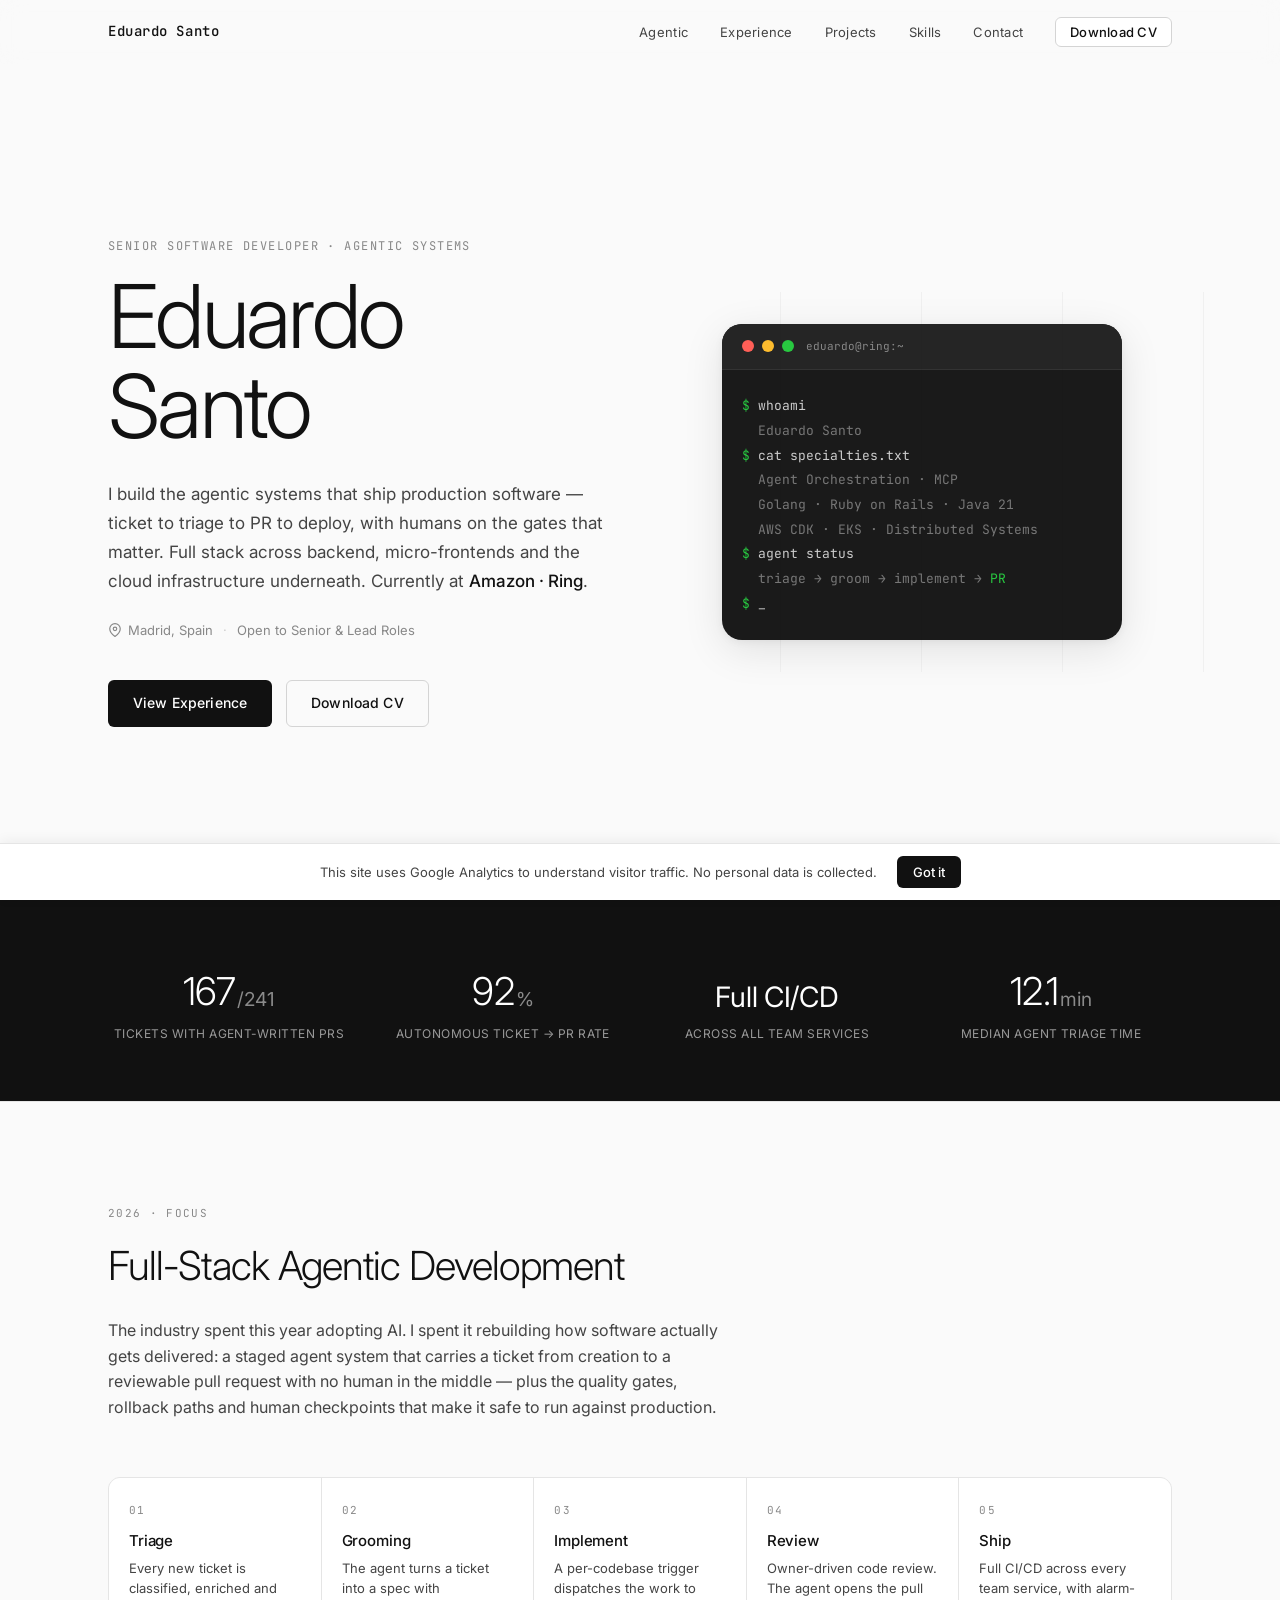
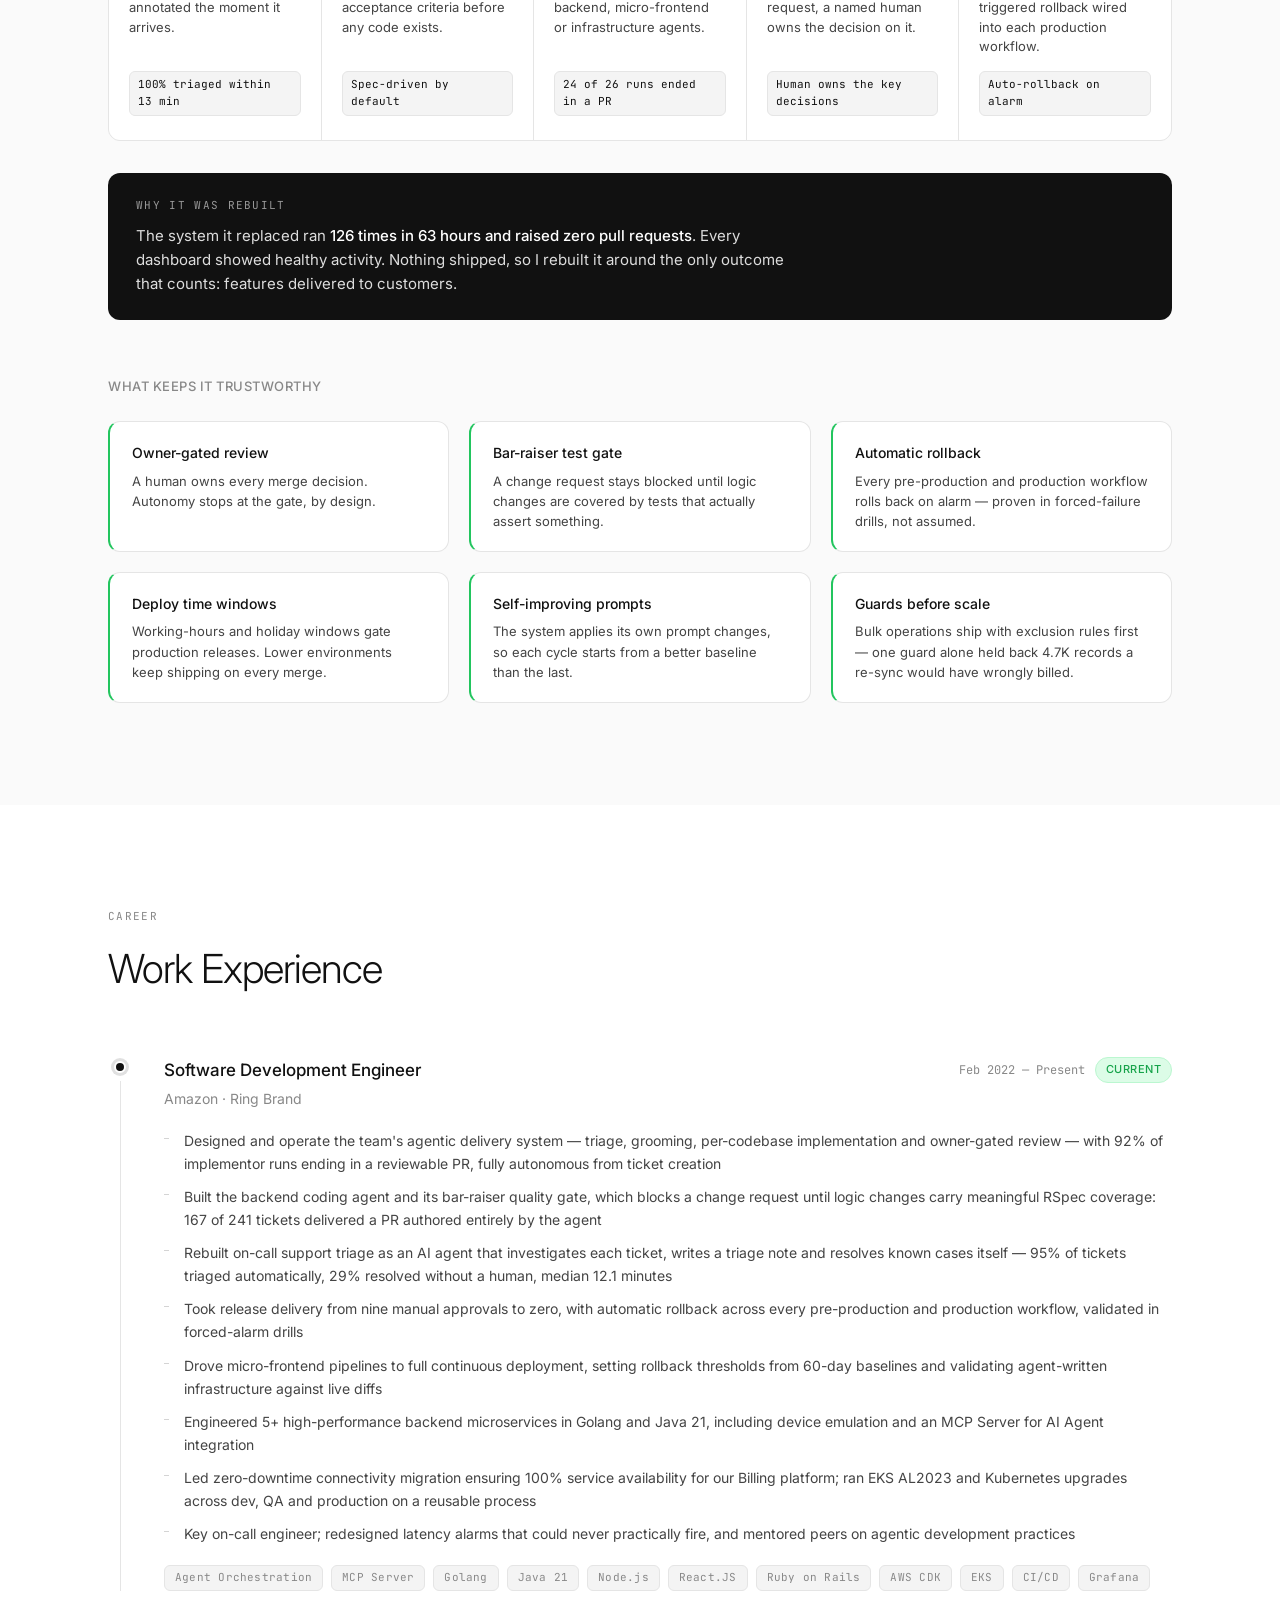
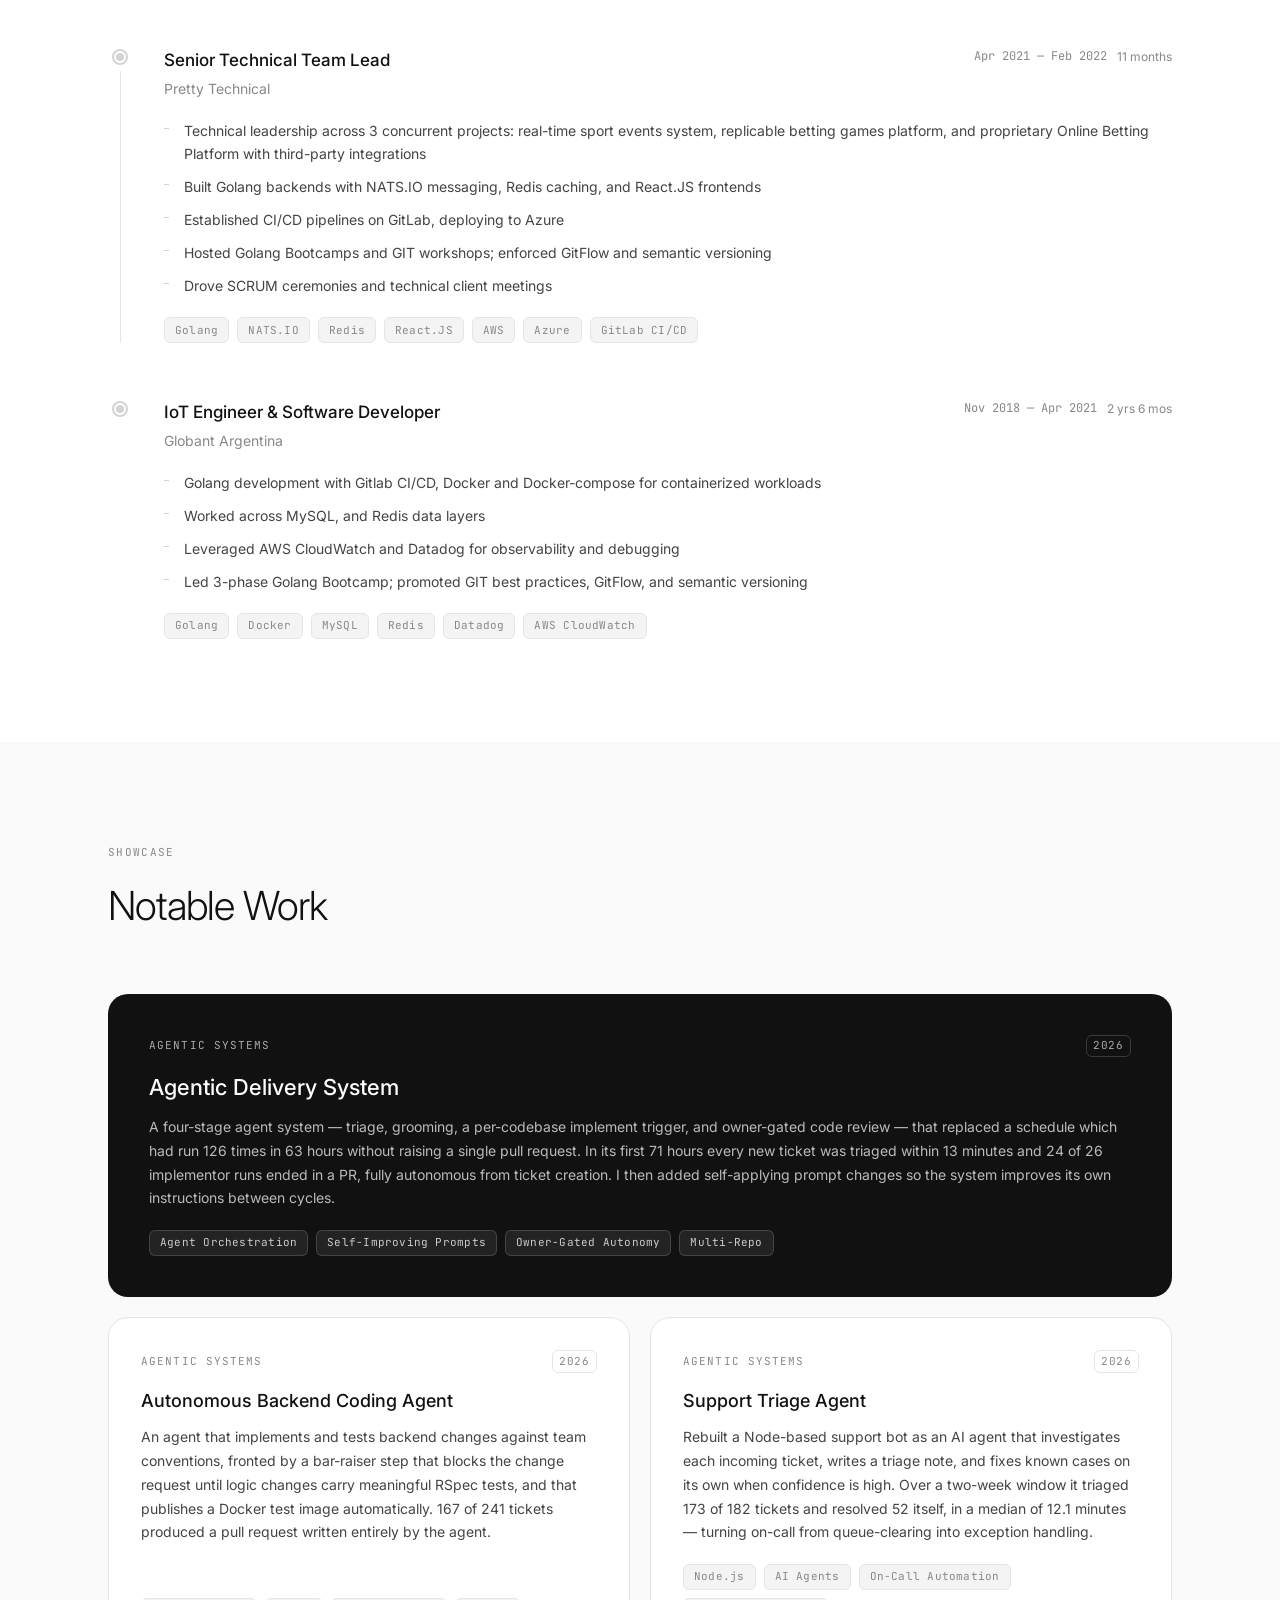
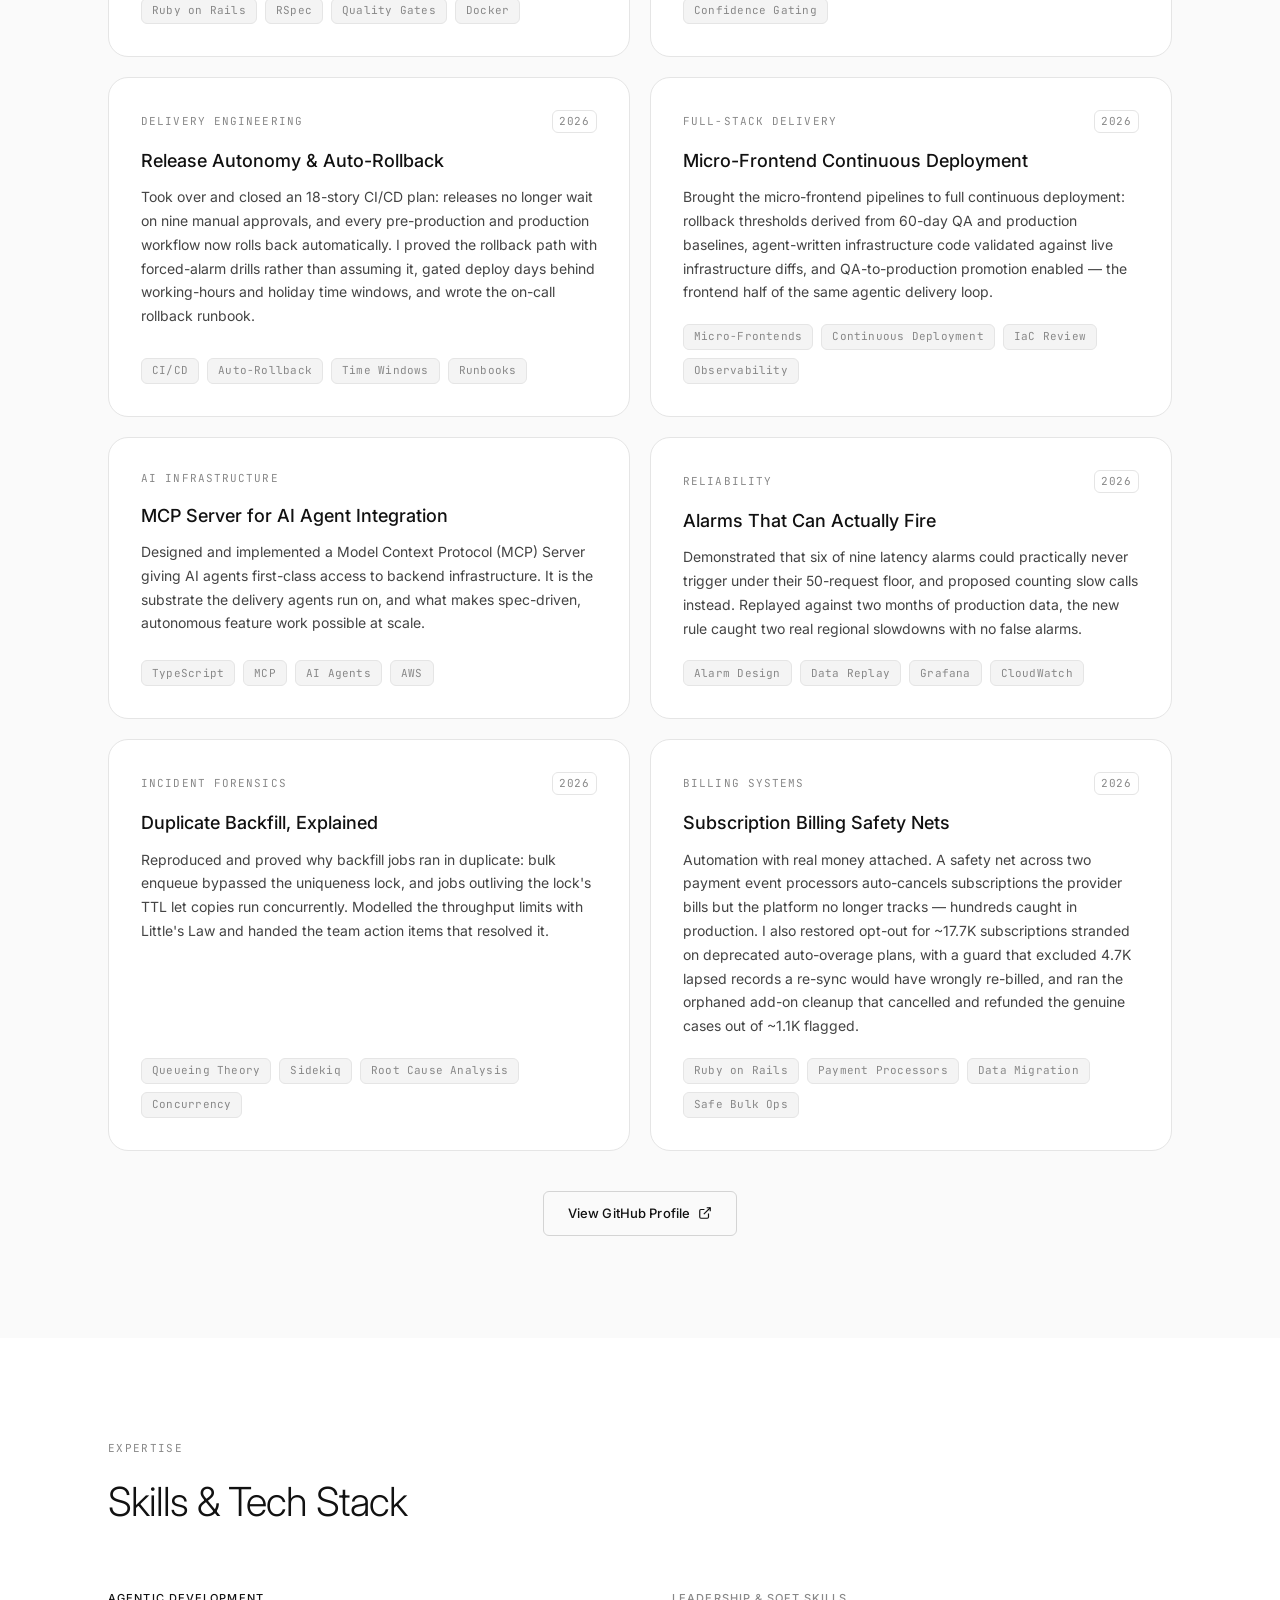
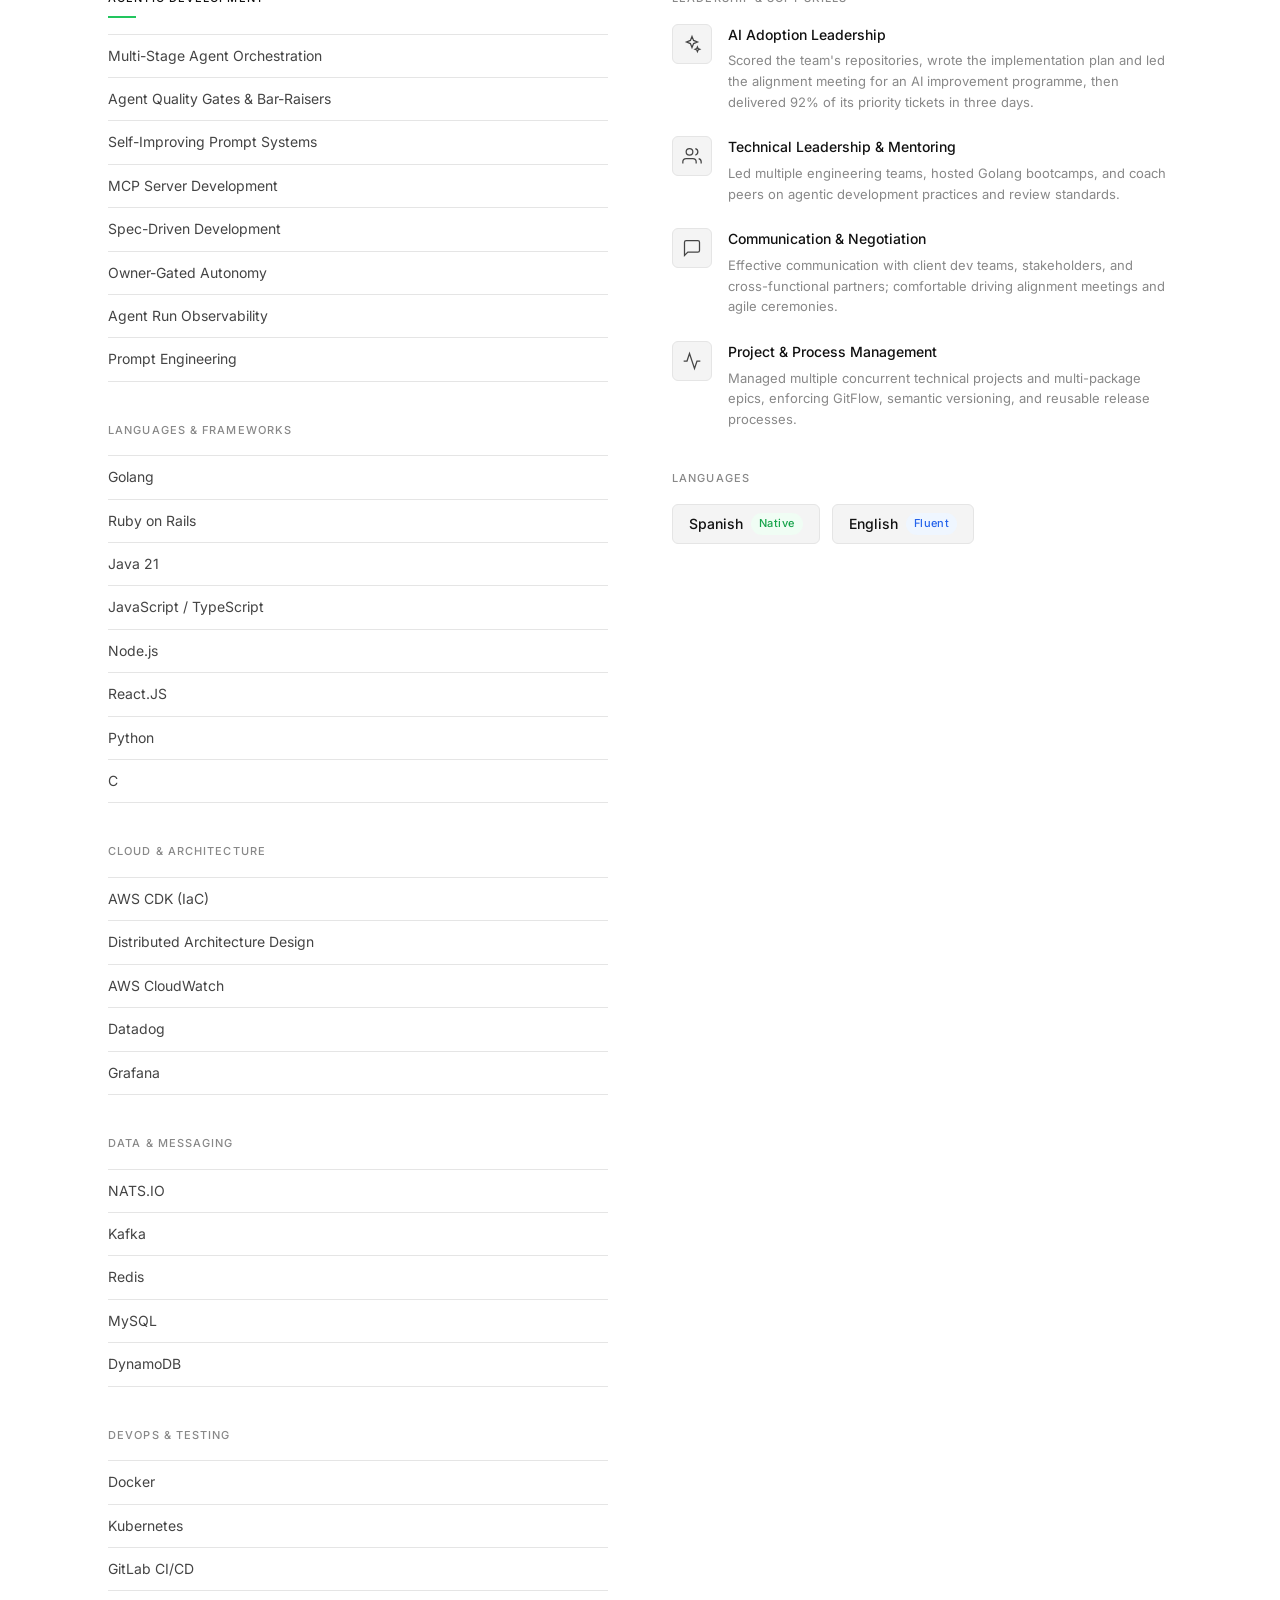
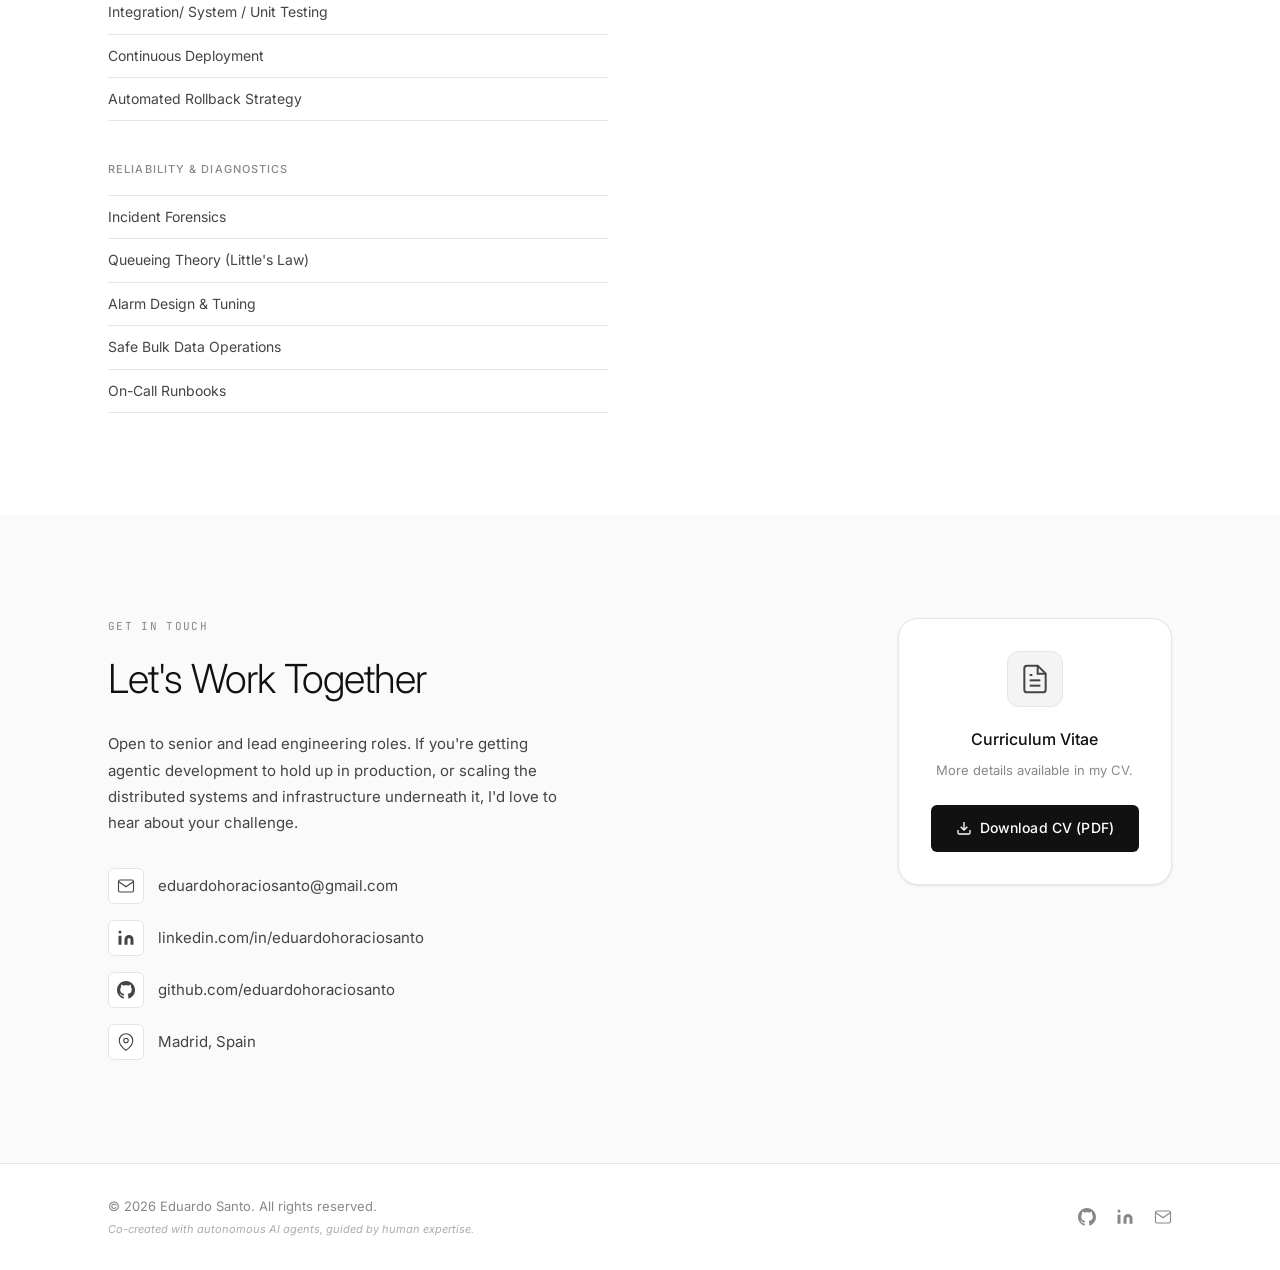
<file: index.html>
<!DOCTYPE html>
<html lang="en">
<head>
  <meta charset="UTF-8" />
  <meta name="viewport" content="width=device-width, initial-scale=1.0" />
  <!-- Google tag (gtag.js) -->
  <script async src="https://www.googletagmanager.com/gtag/js?id=G-D0KQ15FVP1"></script>
  <script>
    window.dataLayer = window.dataLayer || [];
    function gtag(){dataLayer.push(arguments);}

    gtag('consent', 'default', {
      analytics_storage: 'denied',
      ad_storage: 'denied'
    });

    gtag('js', new Date());
    gtag('config', 'G-D0KQ15FVP1');
  </script>
  <title>Eduardo Santo — Senior Software Developer · Full-Stack Agentic Development</title>
  <meta name="description" content="Eduardo Santo — Senior Software Developer in Madrid building full-stack agentic delivery systems: AI agents that triage, implement, test and ship production code. Golang, Ruby on Rails, Java 21, AWS." />

  <!-- Canonical -->
  <link rel="canonical" href="https://eduardohoraciosanto.github.io/ehs-portfolio/" />

  <!-- Open Graph -->
  <meta property="og:type" content="website" />
  <meta property="og:url" content="https://eduardohoraciosanto.github.io/ehs-portfolio/" />
  <meta property="og:title" content="Eduardo Santo — Senior Software Developer · Full-Stack Agentic Development" />
  <meta property="og:description" content="I build the agentic systems that ship production software — ticket to triage to PR to deploy, with humans on the gates that matter. Based in Madrid, Spain." />
  <meta property="og:image" content="https://eduardohoraciosanto.github.io/ehs-portfolio/assets/og-image.png" />
  <meta property="og:locale" content="en_US" />

  <!-- JSON-LD: Person -->
  <script type="application/ld+json">
  {
    "@context": "https://schema.org",
    "@type": "Person",
    "name": "Eduardo Santo",
    "jobTitle": "Senior Software Developer",
    "url": "https://eduardohoraciosanto.github.io/ehs-portfolio/",
    "email": "eduardohoraciosanto@gmail.com",
    "address": { "@type": "PostalAddress", "addressLocality": "Madrid", "addressCountry": "ES" },
    "sameAs": [
      "https://www.linkedin.com/in/eduardohoraciosanto/",
      "https://github.com/eduardohoraciosanto"
    ],
    "knowsAbout": [
      "Agentic Software Development",
      "AI Agent Orchestration",
      "Model Context Protocol",
      "Spec-Driven Development",
      "Continuous Deployment",
      "Golang",
      "Ruby on Rails",
      "Java",
      "AWS CDK",
      "Kubernetes",
      "Distributed Systems"
    ]
  }
  </script>

  <link rel="preconnect" href="https://fonts.googleapis.com" />
  <link rel="preconnect" href="https://fonts.gstatic.com" crossorigin />
  <link rel="preload" href="style.css" as="style" />
  <link href="https://fonts.googleapis.com/css2?family=Inter:wght@300;400;500;600&family=JetBrains+Mono:wght@400;500&display=swap" rel="stylesheet" />
  <link rel="stylesheet" href="style.css" />
</head>
<body>

  <!-- Navigation -->
  <nav class="nav" id="nav">
    <div class="nav__inner">
      <a href="#" class="nav__logo">Eduardo Santo</a>
      <ul class="nav__links">
        <li><a href="#agentic">Agentic</a></li>
        <li><a href="#experience">Experience</a></li>
        <li><a href="#projects">Projects</a></li>
        <li><a href="#skills">Skills</a></li>
        <li><a href="#contact">Contact</a></li>
        <li><a href="assets/CV-EHS.pdf" class="nav__cta" download>Download CV</a></li>
      </ul>
      <button class="nav__toggle" id="navToggle" aria-label="Toggle menu">
        <span></span><span></span><span></span>
      </button>
    </div>
  </nav>

  <main>

    <!-- Hero -->
    <section class="hero" id="hero">
      <div class="container">
        <div class="hero__content">
          <p class="hero__eyebrow">Senior Software Developer · Agentic Systems</p>
          <h1 class="hero__name">Eduardo<br/>Santo</h1>
          <p class="hero__tagline">
            I build the agentic systems that ship production software — ticket to triage to PR to deploy,
            with humans on the gates that matter. Full stack across backend, micro-frontends and the cloud
            infrastructure underneath. Currently at <span class="hero__company">Amazon · Ring</span>.
          </p>
          <div class="hero__meta">
            <span class="hero__location">
              <svg width="14" height="14" viewBox="0 0 24 24" fill="none" stroke="currentColor" stroke-width="2"><path d="M21 10c0 7-9 13-9 13s-9-6-9-13a9 9 0 0 1 18 0z"/><circle cx="12" cy="10" r="3"/></svg>
              Madrid, Spain
            </span>
            <span class="hero__dot">·</span>
            <span>Open to Senior &amp; Lead Roles</span>
          </div>
          <div class="hero__actions">
            <a href="#experience" class="btn btn--primary">View Experience</a>
            <a href="assets/CV-EHS.pdf" class="btn btn--ghost" download>Download CV</a>
          </div>
        </div>
        <div class="hero__visual" aria-hidden="true">
          <div class="hero__grid">
            <div class="hero__grid-line"></div>
            <div class="hero__grid-line"></div>
            <div class="hero__grid-line"></div>
            <div class="hero__grid-line"></div>
          </div>
          <div class="hero__card">
            <div class="hero__card-header">
              <span class="hero__card-dot hero__card-dot--red"></span>
              <span class="hero__card-dot hero__card-dot--yellow"></span>
              <span class="hero__card-dot hero__card-dot--green"></span>
              <span class="hero__card-title">eduardo@ring:~</span>
            </div>
            <div class="hero__card-body">
              <p><span class="c-green">$</span> whoami</p>
              <p class="c-dim">Eduardo Santo</p>
              <p><span class="c-green">$</span> cat specialties.txt</p>
              <p class="c-dim">Agent Orchestration · MCP</p>
              <p class="c-dim">Golang · Ruby on Rails · Java 21</p>
              <p class="c-dim">AWS CDK · EKS · Distributed Systems</p>
              <p><span class="c-green">$</span> agent status</p>
              <p class="c-dim">triage → groom → implement → <span class="c-green">PR</span></p>
              <p><span class="c-green">$</span> <span class="cursor">_</span></p>
            </div>
          </div>
        </div>
      </div>
    </section>

    <!-- Stats strip -->
    <section class="stats">
      <div class="container">
        <div class="stats__grid stats__grid--four">
          <div class="stats__item">
            <span class="stats__number">167<span class="stats__of">/241</span></span>
            <span class="stats__label">Tickets with Agent-Written PRs</span>
          </div>
          <div class="stats__item">
            <span class="stats__number">92<span class="stats__of">%</span></span>
            <span class="stats__label">Autonomous Ticket &rarr; PR Rate</span>
          </div>
          <div class="stats__item">
            <span class="stats__number stats__number--text">Full CI/CD</span>
            <span class="stats__label">Across All Team Services</span>
          </div>
          <div class="stats__item">
            <span class="stats__number">12.1<span class="stats__of">min</span></span>
            <span class="stats__label">Median Agent Triage Time</span>
          </div>
        </div>
      </div>
    </section>

    <!-- Agentic Delivery -->
    <section class="section agentic" id="agentic">
      <div class="container">
        <div class="section__header">
          <span class="section__label">2026 · Focus</span>
          <h2 class="section__title">Full-Stack Agentic Development</h2>
          <p class="section__lede">
            The industry spent this year adopting AI. I spent it rebuilding how software actually gets
            delivered: a staged agent system that carries a ticket from creation to a reviewable pull
            request with no human in the middle — plus the quality gates, rollback paths and human
            checkpoints that make it safe to run against production.
          </p>
        </div>

        <ol class="pipeline">

          <li class="pipeline__stage">
            <span class="pipeline__index">01</span>
            <div class="pipeline__body">
              <h3 class="pipeline__name">Triage</h3>
              <p class="pipeline__desc">Every new ticket is classified, enriched and annotated the moment it arrives.</p>
              <span class="pipeline__metric">100% triaged within 13 min</span>
            </div>
          </li>

          <li class="pipeline__stage">
            <span class="pipeline__index">02</span>
            <div class="pipeline__body">
              <h3 class="pipeline__name">Grooming</h3>
              <p class="pipeline__desc">The agent turns a ticket into a spec with acceptance criteria before any code exists.</p>
              <span class="pipeline__metric">Spec-driven by default</span>
            </div>
          </li>

          <li class="pipeline__stage">
            <span class="pipeline__index">03</span>
            <div class="pipeline__body">
              <h3 class="pipeline__name">Implement</h3>
              <p class="pipeline__desc">A per-codebase trigger dispatches the work to backend, micro-frontend or infrastructure agents.</p>
              <span class="pipeline__metric">24 of 26 runs ended in a PR</span>
            </div>
          </li>

          <li class="pipeline__stage">
            <span class="pipeline__index">04</span>
            <div class="pipeline__body">
              <h3 class="pipeline__name">Review</h3>
              <p class="pipeline__desc">Owner-driven code review. The agent opens the pull request, a named human owns the decision on it.</p>
              <span class="pipeline__metric">Human owns the key decisions</span>
            </div>
          </li>

          <li class="pipeline__stage">
            <span class="pipeline__index">05</span>
            <div class="pipeline__body">
              <h3 class="pipeline__name">Ship</h3>
              <p class="pipeline__desc">Full CI/CD across every team service, with alarm-triggered rollback wired into each production workflow.</p>
              <span class="pipeline__metric">Auto-rollback on alarm</span>
            </div>
          </li>

        </ol>

        <div class="callout">
          <span class="callout__label">Why it was rebuilt</span>
          <p class="callout__text">
            The system it replaced ran <strong>126 times in 63 hours and raised zero pull requests</strong>.
            Every dashboard showed healthy activity. Nothing shipped, so I rebuilt it around the only outcome
            that counts: features delivered to customers.
          </p>
        </div>

        <div class="controls">
          <h3 class="controls__title">What keeps it trustworthy</h3>
          <div class="controls__grid">

            <div class="control">
              <h4 class="control__name">Owner-gated review</h4>
              <p class="control__desc">A human owns every merge decision. Autonomy stops at the gate, by design.</p>
            </div>

            <div class="control">
              <h4 class="control__name">Bar-raiser test gate</h4>
              <p class="control__desc">A change request stays blocked until logic changes are covered by tests that actually assert something.</p>
            </div>

            <div class="control">
              <h4 class="control__name">Automatic rollback</h4>
              <p class="control__desc">Every pre-production and production workflow rolls back on alarm — proven in forced-failure drills, not assumed.</p>
            </div>

            <div class="control">
              <h4 class="control__name">Deploy time windows</h4>
              <p class="control__desc">Working-hours and holiday windows gate production releases. Lower environments keep shipping on every merge.</p>
            </div>

            <div class="control">
              <h4 class="control__name">Self-improving prompts</h4>
              <p class="control__desc">The system applies its own prompt changes, so each cycle starts from a better baseline than the last.</p>
            </div>

            <div class="control">
              <h4 class="control__name">Guards before scale</h4>
              <p class="control__desc">Bulk operations ship with exclusion rules first — one guard alone held back 4.7K records a re-sync would have wrongly billed.</p>
            </div>

          </div>
        </div>
      </div>
    </section>

    <!-- Experience -->
    <section class="section experience" id="experience">
      <div class="container">
        <div class="section__header">
          <span class="section__label">Career</span>
          <h2 class="section__title">Work Experience</h2>
        </div>

        <div class="timeline">

          <!-- Amazon Ring -->
          <article class="timeline__item timeline__item--current">
            <div class="timeline__marker">
              <div class="timeline__dot timeline__dot--active"></div>
              <div class="timeline__line"></div>
            </div>
            <div class="timeline__content">
              <div class="timeline__head">
                <div class="timeline__info">
                  <h3 class="timeline__role">Software Development Engineer</h3>
                  <p class="timeline__company">Amazon · Ring Brand</p>
                </div>
                <div class="timeline__meta">
                  <span class="timeline__period">Feb 2022 — Present</span>
                  <span class="badge badge--current">Current</span>
                </div>
              </div>
              <ul class="timeline__bullets">
                <li>Designed and operate the team's agentic delivery system — triage, grooming, per-codebase implementation and owner-gated review — with 92% of implementor runs ending in a reviewable PR, fully autonomous from ticket creation</li>
                <li>Built the backend coding agent and its bar-raiser quality gate, which blocks a change request until logic changes carry meaningful RSpec coverage: 167 of 241 tickets delivered a PR authored entirely by the agent</li>
                <li>Rebuilt on-call support triage as an AI agent that investigates each ticket, writes a triage note and resolves known cases itself — 95% of tickets triaged automatically, 29% resolved without a human, median 12.1 minutes</li>
                <li>Took release delivery from nine manual approvals to zero, with automatic rollback across every pre-production and production workflow, validated in forced-alarm drills</li>
                <li>Drove micro-frontend pipelines to full continuous deployment, setting rollback thresholds from 60-day baselines and validating agent-written infrastructure against live diffs</li>
                <li>Engineered 5+ high-performance backend microservices in Golang and Java 21, including device emulation and an MCP Server for AI Agent integration</li>
                <li>Led zero-downtime connectivity migration ensuring 100% service availability for our Billing platform; ran EKS AL2023 and Kubernetes upgrades across dev, QA and production on a reusable process</li>
                <li>Key on-call engineer; redesigned latency alarms that could never practically fire, and mentored peers on agentic development practices</li>
              </ul>
              <div class="timeline__tags">
                <span class="tag">Agent Orchestration</span>
                <span class="tag">MCP Server</span>
                <span class="tag">Golang</span>
                <span class="tag">Java 21</span>
                <span class="tag">Node.js</span>
                <span class="tag">React.JS</span>
                <span class="tag">Ruby on Rails</span>
                <span class="tag">AWS CDK</span>
                <span class="tag">EKS</span>
                <span class="tag">CI/CD</span>
                <span class="tag">Grafana</span>
              </div>
            </div>
          </article>

          <!-- Pretty Technical -->
          <article class="timeline__item">
            <div class="timeline__marker">
              <div class="timeline__dot"></div>
              <div class="timeline__line"></div>
            </div>
            <div class="timeline__content">
              <div class="timeline__head">
                <div class="timeline__info">
                  <h3 class="timeline__role">Senior Technical Team Lead</h3>
                  <p class="timeline__company">Pretty Technical</p>
                </div>
                <div class="timeline__meta">
                  <span class="timeline__period">Apr 2021 — Feb 2022</span>
                  <span class="timeline__duration">11 months</span>
                </div>
              </div>
              <ul class="timeline__bullets">
                <li>Technical leadership across 3 concurrent projects: real-time sport events system, replicable betting games platform, and proprietary Online Betting Platform with third-party integrations</li>
                <li>Built Golang backends with NATS.IO messaging, Redis caching, and React.JS frontends</li>
                <li>Established CI/CD pipelines on GitLab, deploying to Azure</li>
                <li>Hosted Golang Bootcamps and GIT workshops; enforced GitFlow and semantic versioning</li>
                <li>Drove SCRUM ceremonies and technical client meetings</li>
              </ul>
              <div class="timeline__tags">
                <span class="tag">Golang</span>
                <span class="tag">NATS.IO</span>
                <span class="tag">Redis</span>
                <span class="tag">React.JS</span>
                <span class="tag">AWS</span>
                <span class="tag">Azure</span>
                <span class="tag">GitLab CI/CD</span>
              </div>
            </div>
          </article>

          <!-- Globant -->
          <article class="timeline__item">
            <div class="timeline__marker">
              <div class="timeline__dot"></div>
              <div class="timeline__line"></div>
            </div>
            <div class="timeline__content">
              <div class="timeline__head">
                <div class="timeline__info">
                  <h3 class="timeline__role">IoT Engineer &amp; Software Developer</h3>
                  <p class="timeline__company">Globant Argentina</p>
                </div>
                <div class="timeline__meta">
                  <span class="timeline__period">Nov 2018 — Apr 2021</span>
                  <span class="timeline__duration">2 yrs 6 mos</span>
                </div>
              </div>
              <ul class="timeline__bullets">
                <li>Golang development with Gitlab CI/CD, Docker and Docker-compose for containerized workloads</li>
                <li>Worked across MySQL, and Redis data layers</li>
                <li>Leveraged AWS CloudWatch and Datadog for observability and debugging</li>
                <li>Led 3-phase Golang Bootcamp; promoted GIT best practices, GitFlow, and semantic versioning</li>
              </ul>
              <div class="timeline__tags">
                <span class="tag">Golang</span>
                <span class="tag">Docker</span>
                <span class="tag">MySQL</span>
                <span class="tag">Redis</span>
                <span class="tag">Datadog</span>
                <span class="tag">AWS CloudWatch</span>
              </div>
            </div>
          </article>

        </div>
      </div>
    </section>

    <!-- Projects -->
    <section class="section projects" id="projects">
      <div class="container">
        <div class="section__header">
          <span class="section__label">Showcase</span>
          <h2 class="section__title">Notable Work</h2>
        </div>

        <div class="projects__grid">

          <article class="project-card project-card--featured">
            <div class="project-card__inner">
              <div class="project-card__header">
                <span class="project-card__category">Agentic Systems</span>
                <span class="project-card__year">2026</span>
              </div>
              <h3 class="project-card__title">Agentic Delivery System</h3>
              <p class="project-card__desc">
                A four-stage agent system — triage, grooming, a per-codebase implement trigger, and owner-gated
                code review — that replaced a schedule which had run 126 times in 63 hours without raising a
                single pull request. In its first 71 hours every new ticket was triaged within 13 minutes and
                24 of 26 implementor runs ended in a PR, fully autonomous from ticket creation. I then added
                self-applying prompt changes so the system improves its own instructions between cycles.
              </p>
              <div class="project-card__tags">
                <span class="tag">Agent Orchestration</span>
                <span class="tag">Self-Improving Prompts</span>
                <span class="tag">Owner-Gated Autonomy</span>
                <span class="tag">Multi-Repo</span>
              </div>
            </div>
          </article>

          <article class="project-card">
            <div class="project-card__inner">
              <div class="project-card__header">
                <span class="project-card__category">Agentic Systems</span>
                <span class="project-card__year">2026</span>
              </div>
              <h3 class="project-card__title">Autonomous Backend Coding Agent</h3>
              <p class="project-card__desc">
                An agent that implements and tests backend changes against team conventions, fronted by a
                bar-raiser step that blocks the change request until logic changes carry meaningful RSpec
                tests, and that publishes a Docker test image automatically. 167 of 241 tickets produced a
                pull request written entirely by the agent.
              </p>
              <div class="project-card__tags">
                <span class="tag">Ruby on Rails</span>
                <span class="tag">RSpec</span>
                <span class="tag">Quality Gates</span>
                <span class="tag">Docker</span>
              </div>
            </div>
          </article>

          <article class="project-card">
            <div class="project-card__inner">
              <div class="project-card__header">
                <span class="project-card__category">Agentic Systems</span>
                <span class="project-card__year">2026</span>
              </div>
              <h3 class="project-card__title">Support Triage Agent</h3>
              <p class="project-card__desc">
                Rebuilt a Node-based support bot as an AI agent that investigates each incoming ticket, writes
                a triage note, and fixes known cases on its own when confidence is high. Over a two-week
                window it triaged 173 of 182 tickets and resolved 52 itself, in a median of 12.1 minutes —
                turning on-call from queue-clearing into exception handling.
              </p>
              <div class="project-card__tags">
                <span class="tag">Node.js</span>
                <span class="tag">AI Agents</span>
                <span class="tag">On-Call Automation</span>
                <span class="tag">Confidence Gating</span>
              </div>
            </div>
          </article>

          <article class="project-card">
            <div class="project-card__inner">
              <div class="project-card__header">
                <span class="project-card__category">Delivery Engineering</span>
                <span class="project-card__year">2026</span>
              </div>
              <h3 class="project-card__title">Release Autonomy &amp; Auto-Rollback</h3>
              <p class="project-card__desc">
                Took over and closed an 18-story CI/CD plan: releases no longer wait on nine manual approvals,
                and every pre-production and production workflow now rolls back automatically. I proved the
                rollback path with forced-alarm drills rather than assuming it, gated deploy days behind
                working-hours and holiday time windows, and wrote the on-call rollback runbook.
              </p>
              <div class="project-card__tags">
                <span class="tag">CI/CD</span>
                <span class="tag">Auto-Rollback</span>
                <span class="tag">Time Windows</span>
                <span class="tag">Runbooks</span>
              </div>
            </div>
          </article>

          <article class="project-card">
            <div class="project-card__inner">
              <div class="project-card__header">
                <span class="project-card__category">Full-Stack Delivery</span>
                <span class="project-card__year">2026</span>
              </div>
              <h3 class="project-card__title">Micro-Frontend Continuous Deployment</h3>
              <p class="project-card__desc">
                Brought the micro-frontend pipelines to full continuous deployment: rollback thresholds
                derived from 60-day QA and production baselines, agent-written infrastructure code validated
                against live infrastructure diffs, and QA-to-production promotion enabled — the frontend half
                of the same agentic delivery loop.
              </p>
              <div class="project-card__tags">
                <span class="tag">Micro-Frontends</span>
                <span class="tag">Continuous Deployment</span>
                <span class="tag">IaC Review</span>
                <span class="tag">Observability</span>
              </div>
            </div>
          </article>

          <article class="project-card">
            <div class="project-card__inner">
              <div class="project-card__header">
                <span class="project-card__category">AI Infrastructure</span>
              </div>
              <h3 class="project-card__title">MCP Server for AI Agent Integration</h3>
              <p class="project-card__desc">
                Designed and implemented a Model Context Protocol (MCP) Server giving AI agents first-class
                access to backend infrastructure. It is the substrate the delivery agents run on, and what
                makes spec-driven, autonomous feature work possible at scale.
              </p>
              <div class="project-card__tags">
                <span class="tag">TypeScript</span>
                <span class="tag">MCP</span>
                <span class="tag">AI Agents</span>
                <span class="tag">AWS</span>
              </div>
            </div>
          </article>

          <article class="project-card">
            <div class="project-card__inner">
              <div class="project-card__header">
                <span class="project-card__category">Reliability</span>
                <span class="project-card__year">2026</span>
              </div>
              <h3 class="project-card__title">Alarms That Can Actually Fire</h3>
              <p class="project-card__desc">
                Demonstrated that six of nine latency alarms could practically never trigger under their
                50-request floor, and proposed counting slow calls instead. Replayed against two months of
                production data, the new rule caught two real regional slowdowns with no false alarms.
              </p>
              <div class="project-card__tags">
                <span class="tag">Alarm Design</span>
                <span class="tag">Data Replay</span>
                <span class="tag">Grafana</span>
                <span class="tag">CloudWatch</span>
              </div>
            </div>
          </article>

          <article class="project-card">
            <div class="project-card__inner">
              <div class="project-card__header">
                <span class="project-card__category">Incident Forensics</span>
                <span class="project-card__year">2026</span>
              </div>
              <h3 class="project-card__title">Duplicate Backfill, Explained</h3>
              <p class="project-card__desc">
                Reproduced and proved why backfill jobs ran in duplicate: bulk enqueue bypassed the uniqueness
                lock, and jobs outliving the lock's TTL let copies run concurrently. Modelled the throughput
                limits with Little's Law and handed the team action items that resolved it.
              </p>
              <div class="project-card__tags">
                <span class="tag">Queueing Theory</span>
                <span class="tag">Sidekiq</span>
                <span class="tag">Root Cause Analysis</span>
                <span class="tag">Concurrency</span>
              </div>
            </div>
          </article>

          <article class="project-card">
            <div class="project-card__inner">
              <div class="project-card__header">
                <span class="project-card__category">Billing Systems</span>
                <span class="project-card__year">2026</span>
              </div>
              <h3 class="project-card__title">Subscription Billing Safety Nets</h3>
              <p class="project-card__desc">
                Automation with real money attached. A safety net across two payment event processors
                auto-cancels subscriptions the provider bills but the platform no longer tracks — hundreds
                caught in production. I also restored opt-out for ~17.7K subscriptions stranded on deprecated
                auto-overage plans, with a guard that excluded 4.7K lapsed records a re-sync would have
                wrongly re-billed, and ran the orphaned add-on cleanup that cancelled and refunded the genuine
                cases out of ~1.1K flagged.
              </p>
              <div class="project-card__tags">
                <span class="tag">Ruby on Rails</span>
                <span class="tag">Payment Processors</span>
                <span class="tag">Data Migration</span>
                <span class="tag">Safe Bulk Ops</span>
              </div>
            </div>
          </article>

        </div>

        <div class="projects__cta">
          <a href="https://github.com/eduardohoraciosanto" target="_blank" rel="noopener noreferrer" class="btn btn--outline">
            View GitHub Profile
            <svg width="14" height="14" viewBox="0 0 24 24" fill="none" stroke="currentColor" stroke-width="2"><path d="M18 13v6a2 2 0 0 1-2 2H5a2 2 0 0 1-2-2V8a2 2 0 0 1 2-2h6"/><polyline points="15 3 21 3 21 9"/><line x1="10" y1="14" x2="21" y2="3"/></svg>
          </a>
        </div>
      </div>
    </section>

    <!-- Skills -->
    <section class="section skills" id="skills">
      <div class="container">
        <div class="section__header">
          <span class="section__label">Expertise</span>
          <h2 class="section__title">Skills &amp; Tech Stack</h2>
        </div>

        <div class="skills__layout">

          <div class="skills__categories">

            <div class="skill-group skill-group--lead">
              <h3 class="skill-group__title">Agentic Development</h3>
              <div class="skill-list">
                <div class="skill-item">
                  <span class="skill-item__name">Multi-Stage Agent Orchestration</span>
                </div>
                <div class="skill-item">
                  <span class="skill-item__name">Agent Quality Gates &amp; Bar-Raisers</span>
                </div>
                <div class="skill-item">
                  <span class="skill-item__name">Self-Improving Prompt Systems</span>
                </div>
                <div class="skill-item">
                  <span class="skill-item__name">MCP Server Development</span>
                </div>
                <div class="skill-item">
                  <span class="skill-item__name">Spec-Driven Development</span>
                </div>
                <div class="skill-item">
                  <span class="skill-item__name">Owner-Gated Autonomy</span>
                </div>
                <div class="skill-item">
                  <span class="skill-item__name">Agent Run Observability</span>
                </div>
                <div class="skill-item">
                  <span class="skill-item__name">Prompt Engineering</span>
                </div>
              </div>
            </div>

            <div class="skill-group">
              <h3 class="skill-group__title">Languages &amp; Frameworks</h3>
              <div class="skill-list">
                <div class="skill-item">
                  <span class="skill-item__name">Golang</span>
                </div>
                <div class="skill-item">
                  <span class="skill-item__name">Ruby on Rails</span>
                </div>
                <div class="skill-item">
                  <span class="skill-item__name">Java 21</span>
                </div>
                <div class="skill-item">
                  <span class="skill-item__name">JavaScript / TypeScript</span>
                </div>
                <div class="skill-item">
                  <span class="skill-item__name">Node.js</span>
                </div>
                <div class="skill-item">
                  <span class="skill-item__name">React.JS</span>
                </div>
                <div class="skill-item">
                  <span class="skill-item__name">Python</span>
                </div>
                <div class="skill-item">
                  <span class="skill-item__name">C</span>
                </div>
              </div>
            </div>

            <div class="skill-group">
              <h3 class="skill-group__title">Cloud &amp; Architecture</h3>
              <div class="skill-list">
                <div class="skill-item">
                  <span class="skill-item__name">AWS CDK (IaC)</span>
                </div>
                <div class="skill-item">
                  <span class="skill-item__name">Distributed Architecture Design</span>
                </div>
                <div class="skill-item">
                  <span class="skill-item__name">AWS CloudWatch</span>
                </div>
                <div class="skill-item">
                  <span class="skill-item__name">Datadog</span>
                </div>
                <div class="skill-item">
                  <span class="skill-item__name">Grafana</span>
                </div>
              </div>
            </div>

            <div class="skill-group">
              <h3 class="skill-group__title">Data &amp; Messaging</h3>
              <div class="skill-list">
                <div class="skill-item">
                  <span class="skill-item__name">NATS.IO</span>
                </div>
                <div class="skill-item">
                  <span class="skill-item__name">Kafka</span>
                </div>
                <div class="skill-item">
                  <span class="skill-item__name">Redis</span>
                </div>
                <div class="skill-item">
                  <span class="skill-item__name">MySQL</span>
                </div>
                <div class="skill-item">
                  <span class="skill-item__name">DynamoDB</span>
                </div>
              </div>
            </div>

            <div class="skill-group">
              <h3 class="skill-group__title">DevOps &amp; Testing</h3>
              <div class="skill-list">
                <div class="skill-item">
                  <span class="skill-item__name">Docker</span>
                </div>
                <div class="skill-item">
                  <span class="skill-item__name">Kubernetes</span>
                </div>
                <div class="skill-item">
                  <span class="skill-item__name">GitLab CI/CD</span>
                </div>
                <div class="skill-item">
                  <span class="skill-item__name"> Integration/ System / Unit Testing</span>
                </div>
                <div class="skill-item">
                  <span class="skill-item__name">Continuous Deployment</span>
                </div>
                <div class="skill-item">
                  <span class="skill-item__name">Automated Rollback Strategy</span>
                </div>
              </div>
            </div>

            <div class="skill-group">
              <h3 class="skill-group__title">Reliability &amp; Diagnostics</h3>
              <div class="skill-list">
                <div class="skill-item">
                  <span class="skill-item__name">Incident Forensics</span>
                </div>
                <div class="skill-item">
                  <span class="skill-item__name">Queueing Theory (Little's Law)</span>
                </div>
                <div class="skill-item">
                  <span class="skill-item__name">Alarm Design &amp; Tuning</span>
                </div>
                <div class="skill-item">
                  <span class="skill-item__name">Safe Bulk Data Operations</span>
                </div>
                <div class="skill-item">
                  <span class="skill-item__name">On-Call Runbooks</span>
                </div>
              </div>
            </div>

          </div>

          <div class="skills__soft">
            <h3 class="skill-group__title">Leadership &amp; Soft Skills</h3>
            <div class="soft-skills">
              <div class="soft-skill">
                <div class="soft-skill__icon">
                  <svg width="20" height="20" viewBox="0 0 24 24" fill="none" stroke="currentColor" stroke-width="1.5"><path d="M12 3l1.9 4.7L18.6 9.6l-4.7 1.9L12 16.2l-1.9-4.7L5.4 9.6l4.7-1.9z"/><path d="M18.5 15.5l.8 2 2 .8-2 .8-.8 2-.8-2-2-.8 2-.8z"/></svg>
                </div>
                <div>
                  <h4 class="soft-skill__title">AI Adoption Leadership</h4>
                  <p class="soft-skill__desc">Scored the team's repositories, wrote the implementation plan and led the alignment meeting for an AI improvement programme, then delivered 92% of its priority tickets in three days.</p>
                </div>
              </div>
              <div class="soft-skill">
                <div class="soft-skill__icon">
                  <svg width="20" height="20" viewBox="0 0 24 24" fill="none" stroke="currentColor" stroke-width="1.5"><path d="M17 21v-2a4 4 0 0 0-4-4H5a4 4 0 0 0-4 4v2"/><circle cx="9" cy="7" r="4"/><path d="M23 21v-2a4 4 0 0 0-3-3.87"/><path d="M16 3.13a4 4 0 0 1 0 7.75"/></svg>
                </div>
                <div>
                  <h4 class="soft-skill__title">Technical Leadership &amp; Mentoring</h4>
                  <p class="soft-skill__desc">Led multiple engineering teams, hosted Golang bootcamps, and coach peers on agentic development practices and review standards.</p>
                </div>
              </div>
              <div class="soft-skill">
                <div class="soft-skill__icon">
                  <svg width="20" height="20" viewBox="0 0 24 24" fill="none" stroke="currentColor" stroke-width="1.5"><path d="M21 15a2 2 0 0 1-2 2H7l-4 4V5a2 2 0 0 1 2-2h14a2 2 0 0 1 2 2z"/></svg>
                </div>
                <div>
                  <h4 class="soft-skill__title">Communication &amp; Negotiation</h4>
                  <p class="soft-skill__desc">Effective communication with client dev teams, stakeholders, and cross-functional partners; comfortable driving alignment meetings and agile ceremonies.</p>
                </div>
              </div>
              <div class="soft-skill">
                <div class="soft-skill__icon">
                  <svg width="20" height="20" viewBox="0 0 24 24" fill="none" stroke="currentColor" stroke-width="1.5"><polyline points="22 12 18 12 15 21 9 3 6 12 2 12"/></svg>
                </div>
                <div>
                  <h4 class="soft-skill__title">Project &amp; Process Management</h4>
                  <p class="soft-skill__desc">Managed multiple concurrent technical projects and multi-package epics, enforcing GitFlow, semantic versioning, and reusable release processes.</p>
                </div>
              </div>
            </div>

            <div class="skills__languages">
              <h3 class="skill-group__title" style="margin-top: 2.5rem">Languages</h3>
              <div class="lang-list">
                <div class="lang-item">
                  <span class="lang-item__name">Spanish</span>
                  <span class="lang-item__level lang-item__level--native">Native</span>
                </div>
                <div class="lang-item">
                  <span class="lang-item__name">English</span>
                  <span class="lang-item__level lang-item__level--fluent">Fluent</span>
                </div>
              </div>
            </div>
          </div>

        </div>
      </div>
    </section>

    <!-- Contact -->
    <section class="section contact" id="contact">
      <div class="container">
        <div class="contact__inner">
          <div class="contact__text">
            <span class="section__label">Get in touch</span>
            <h2 class="section__title">Let's Work Together</h2>
            <p class="contact__desc">
              Open to senior and lead engineering roles. If you're getting agentic development to hold up in
              production, or scaling the distributed systems and infrastructure underneath it, I'd love to hear
              about your challenge.
            </p>
            <div class="contact__links">
              <a href="mailto:eduardohoraciosanto@gmail.com" class="contact__link">
                <span class="contact__link-icon">
                  <svg width="18" height="18" viewBox="0 0 24 24" fill="none" stroke="currentColor" stroke-width="1.5"><path d="M4 4h16c1.1 0 2 .9 2 2v12c0 1.1-.9 2-2 2H4c-1.1 0-2-.9-2-2V6c0-1.1.9-2 2-2z"/><polyline points="22,6 12,13 2,6"/></svg>
                </span>
                <span>eduardohoraciosanto@gmail.com</span>
              </a>
              <a href="https://www.linkedin.com/in/eduardohoraciosanto/" target="_blank" rel="noopener noreferrer" class="contact__link">
                <span class="contact__link-icon">
                  <svg width="18" height="18" viewBox="0 0 24 24" fill="currentColor"><path d="M16 8a6 6 0 0 1 6 6v7h-4v-7a2 2 0 0 0-2-2 2 2 0 0 0-2 2v7h-4v-7a6 6 0 0 1 6-6z"/><rect x="2" y="9" width="4" height="12"/><circle cx="4" cy="4" r="2"/></svg>
                </span>
                <span>linkedin.com/in/eduardohoraciosanto</span>
              </a>
              <a href="https://github.com/eduardohoraciosanto" target="_blank" rel="noopener noreferrer" class="contact__link">
                <span class="contact__link-icon">
                  <svg width="18" height="18" viewBox="0 0 24 24" fill="currentColor"><path d="M12 0c-6.626 0-12 5.373-12 12 0 5.302 3.438 9.8 8.207 11.387.599.111.793-.261.793-.577v-2.234c-3.338.726-4.033-1.416-4.033-1.416-.546-1.387-1.333-1.756-1.333-1.756-1.089-.745.083-.729.083-.729 1.205.084 1.839 1.237 1.839 1.237 1.07 1.834 2.807 1.304 3.492.997.107-.775.418-1.305.762-1.604-2.665-.305-5.467-1.334-5.467-5.931 0-1.311.469-2.381 1.236-3.221-.124-.303-.535-1.524.117-3.176 0 0 1.008-.322 3.301 1.23.957-.266 1.983-.399 3.003-.404 1.02.005 2.047.138 3.006.404 2.291-1.552 3.297-1.23 3.297-1.23.653 1.653.242 2.874.118 3.176.77.84 1.235 1.911 1.235 3.221 0 4.609-2.807 5.624-5.479 5.921.43.372.823 1.102.823 2.222v3.293c0 .319.192.694.801.576 4.765-1.589 8.199-6.086 8.199-11.386 0-6.627-5.373-12-12-12z"/></svg>
                </span>
                <span>github.com/eduardohoraciosanto</span>
              </a>
              <div class="contact__link contact__link--static">
                <span class="contact__link-icon">
                  <svg width="18" height="18" viewBox="0 0 24 24" fill="none" stroke="currentColor" stroke-width="1.5"><path d="M21 10c0 7-9 13-9 13s-9-6-9-13a9 9 0 0 1 18 0z"/><circle cx="12" cy="10" r="3"/></svg>
                </span>
                <span>Madrid, Spain</span>
              </div>
            </div>
          </div>
          <div class="contact__cv">
            <div class="cv-card">
              <div class="cv-card__icon">
                <svg width="32" height="32" viewBox="0 0 24 24" fill="none" stroke="currentColor" stroke-width="1.5"><path d="M14 2H6a2 2 0 0 0-2 2v16a2 2 0 0 0 2 2h12a2 2 0 0 0 2-2V8z"/><polyline points="14 2 14 8 20 8"/><line x1="16" y1="13" x2="8" y2="13"/><line x1="16" y1="17" x2="8" y2="17"/><polyline points="10 9 9 9 8 9"/></svg>
              </div>
              <h3 class="cv-card__title">Curriculum Vitae</h3>
              <p class="cv-card__desc">More details available in my CV.</p>
              <a href="assets/CV-EHS.pdf" class="btn btn--primary btn--block" download>
                <svg width="16" height="16" viewBox="0 0 24 24" fill="none" stroke="currentColor" stroke-width="2"><path d="M21 15v4a2 2 0 0 1-2 2H5a2 2 0 0 1-2-2v-4"/><polyline points="7 10 12 15 17 10"/><line x1="12" y1="15" x2="12" y2="3"/></svg>
                Download CV (PDF)
              </a>
            </div>
          </div>
        </div>
      </div>
    </section>

  </main>

  <!-- Footer -->
  <footer class="footer">
    <div class="container">
      <div class="footer__inner">
        <p class="footer__copy">
          &copy; 2026 Eduardo Santo. All rights reserved.
          <span class="footer__collab">Co-created with autonomous AI agents, guided by human expertise.</span>
        </p>
        <div class="footer__social">
          <a href="https://github.com/eduardohoraciosanto" target="_blank" rel="noopener noreferrer" aria-label="GitHub">
            <svg width="18" height="18" viewBox="0 0 24 24" fill="currentColor"><path d="M12 0c-6.626 0-12 5.373-12 12 0 5.302 3.438 9.8 8.207 11.387.599.111.793-.261.793-.577v-2.234c-3.338.726-4.033-1.416-4.033-1.416-.546-1.387-1.333-1.756-1.333-1.756-1.089-.745.083-.729.083-.729 1.205.084 1.839 1.237 1.839 1.237 1.07 1.834 2.807 1.304 3.492.997.107-.775.418-1.305.762-1.604-2.665-.305-5.467-1.334-5.467-5.931 0-1.311.469-2.381 1.236-3.221-.124-.303-.535-1.524.117-3.176 0 0 1.008-.322 3.301 1.23.957-.266 1.983-.399 3.003-.404 1.02.005 2.047.138 3.006.404 2.291-1.552 3.297-1.23 3.297-1.23.653 1.653.242 2.874.118 3.176.77.84 1.235 1.911 1.235 3.221 0 4.609-2.807 5.624-5.479 5.921.43.372.823 1.102.823 2.222v3.293c0 .319.192.694.801.576 4.765-1.589 8.199-6.086 8.199-11.386 0-6.627-5.373-12-12-12z"/></svg>
          </a>
          <a href="https://www.linkedin.com/in/eduardohoraciosanto/" target="_blank" rel="noopener noreferrer" aria-label="LinkedIn">
            <svg width="18" height="18" viewBox="0 0 24 24" fill="currentColor"><path d="M16 8a6 6 0 0 1 6 6v7h-4v-7a2 2 0 0 0-2-2 2 2 0 0 0-2 2v7h-4v-7a6 6 0 0 1 6-6z"/><rect x="2" y="9" width="4" height="12"/><circle cx="4" cy="4" r="2"/></svg>
          </a>
          <a href="mailto:eduardohoraciosanto@gmail.com" aria-label="Email">
            <svg width="18" height="18" viewBox="0 0 24 24" fill="none" stroke="currentColor" stroke-width="1.5"><path d="M4 4h16c1.1 0 2 .9 2 2v12c0 1.1-.9 2-2 2H4c-1.1 0-2-.9-2-2V6c0-1.1.9-2 2-2z"/><polyline points="22,6 12,13 2,6"/></svg>
          </a>
        </div>
      </div>
    </div>
  </footer>

  <!-- Cookie consent banner -->
  <div class="cookie-banner" id="cookieBanner" role="alert" aria-live="polite" hidden>
    <p class="cookie-banner__text">
      This site uses Google Analytics to understand visitor traffic. No personal data is collected.
    </p>
    <button class="cookie-banner__btn" id="cookieAccept">Got it</button>
  </div>

  <script src="script.js"></script>

</body>
</html>
</file>
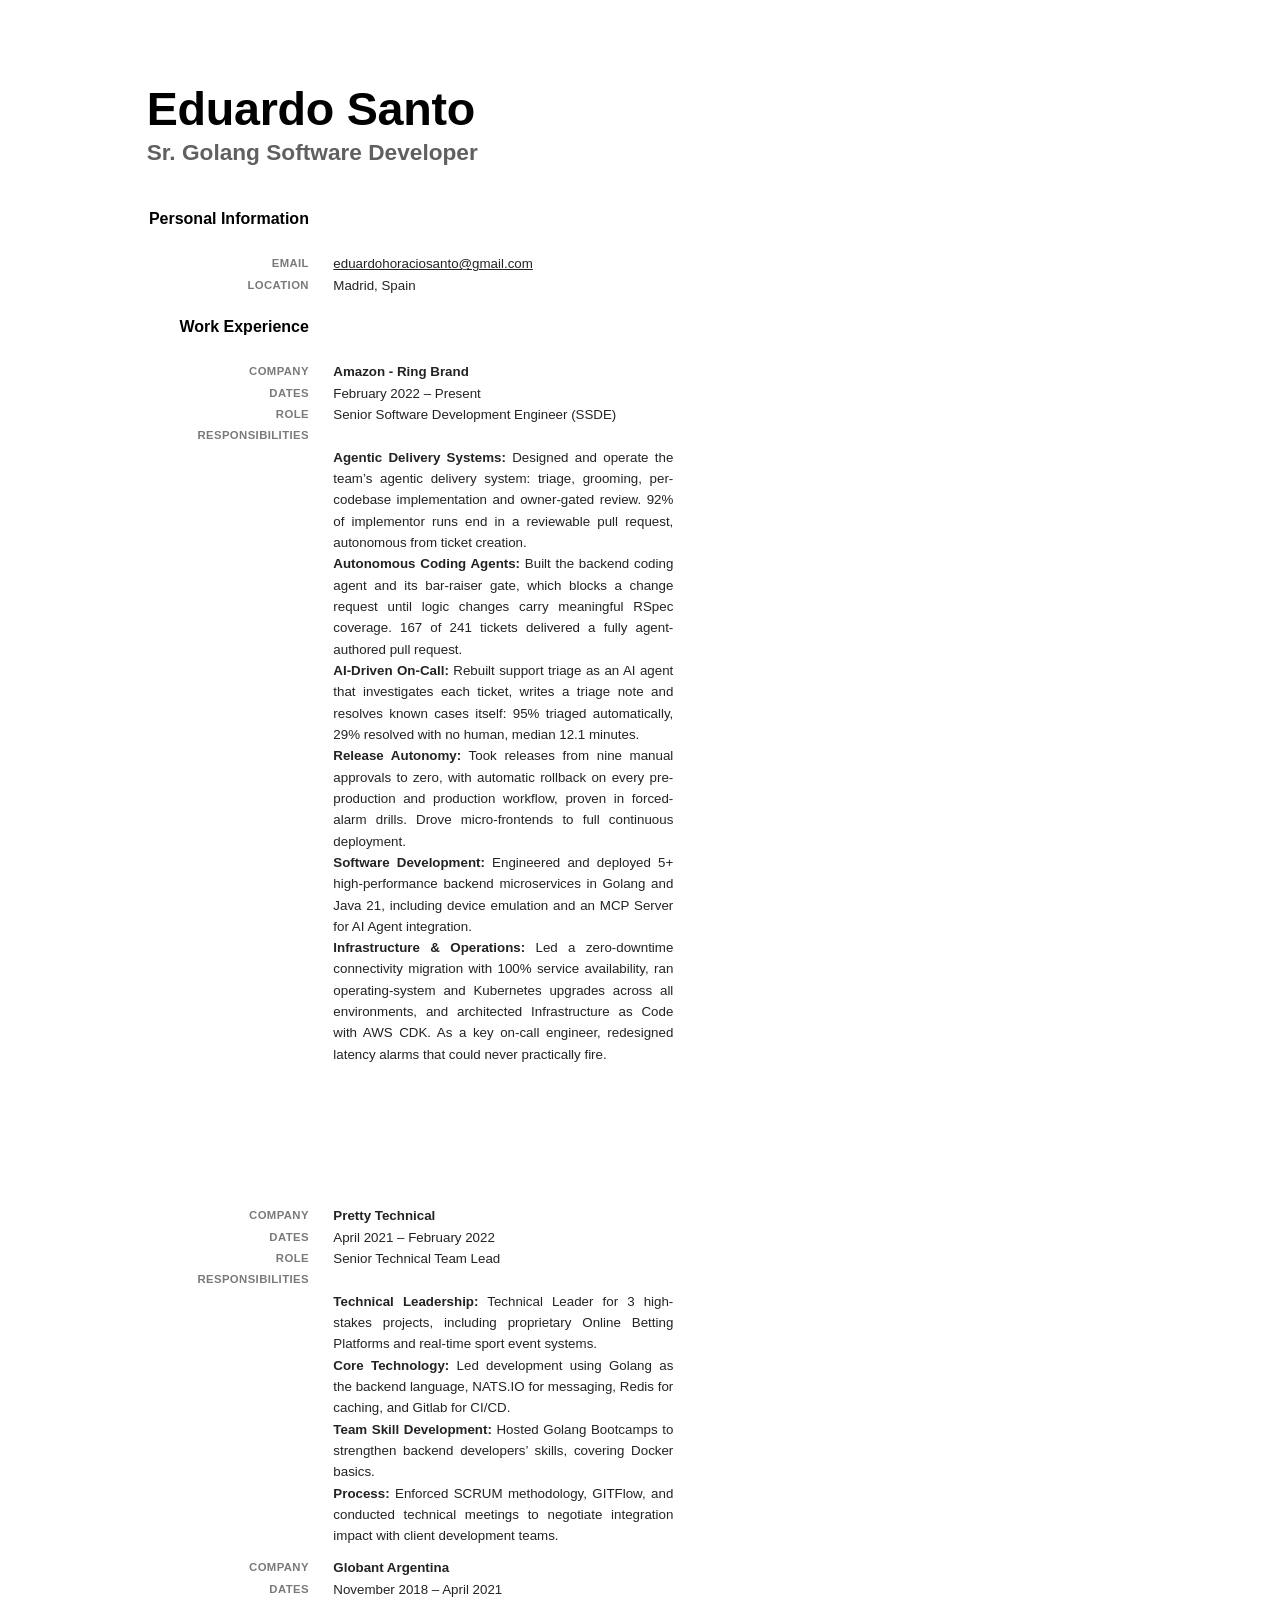
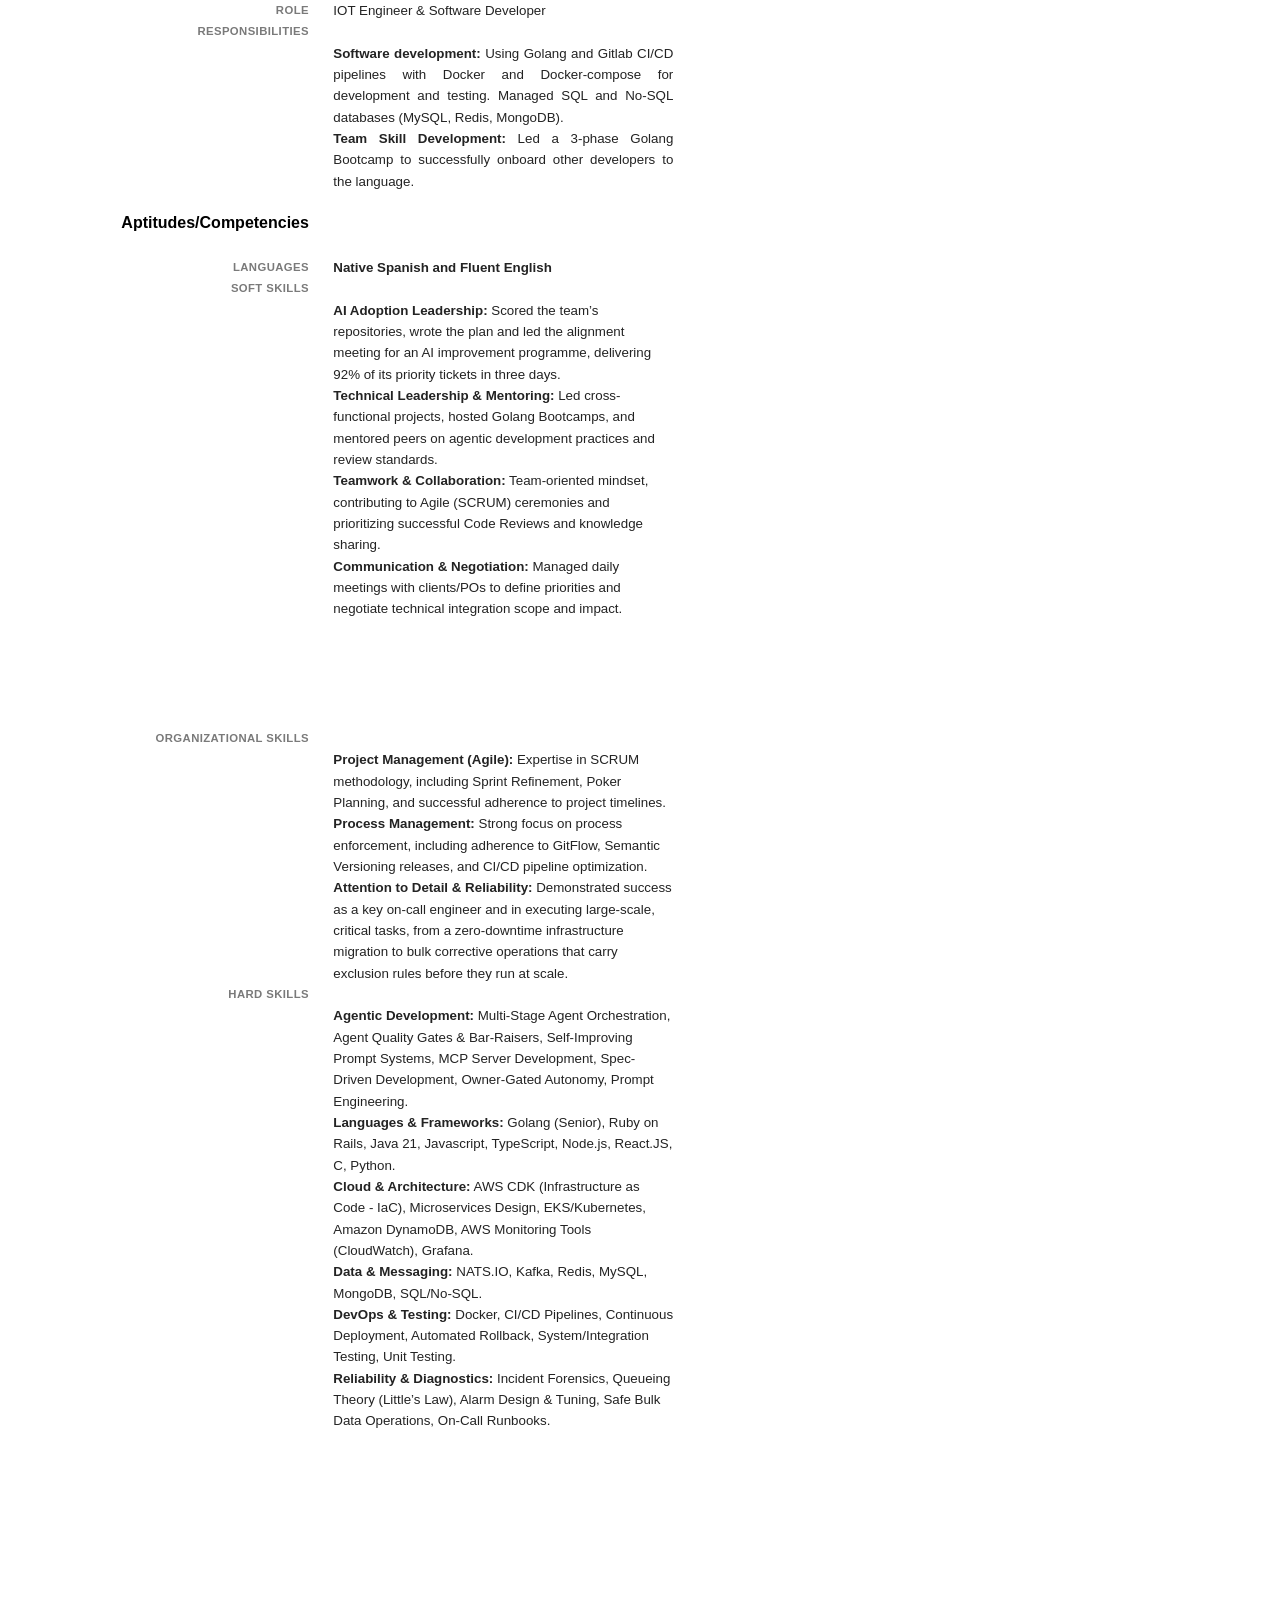
<file: cv/CV-EHS.html>
<!DOCTYPE html>
<html lang="en">
<head>
<meta charset="UTF-8" />
<title>CV-EHS</title>
<style>
  /* Source for assets/CV-EHS.pdf. Rebuild with cv/build.sh.
     Geometry mirrors the original Pages document: A4, label column
     right-aligned at 231.7pt, content column 250pt-505pt, 16pt baseline grid,
     Avenir Next Bold/Regular. */

  @page { size: A4; margin: 0; }

  * { margin: 0; padding: 0; box-sizing: border-box; }

  html { font-size: 10pt; }

  body {
    font-family: "Avenir Next", "AvenirNext", Avenir, sans-serif;
    font-size: 10pt;
    line-height: 16pt;
    color: #232323;
    -webkit-font-smoothing: antialiased;
  }

  .page {
    width: 595pt;
    height: 842pt;
    padding: 62pt 90pt 24pt 110pt;
    position: relative;
    overflow: hidden;
    page-break-after: always;
  }
  .page:last-child { page-break-after: auto; }

  /* ---- Header ---- */
  .name {
    font-weight: 700;
    font-size: 35pt;
    line-height: 40pt;
    letter-spacing: -0.2pt;
    color: #000;
    margin-left: 0;
  }
  .subtitle {
    font-weight: 700;
    font-size: 17pt;
    line-height: 24pt;
    color: #606060;
    margin-bottom: 30pt;
  }

  /* ---- Section heading: right-aligned to the label column ---- */
  .section-head {
    font-weight: 700;
    font-size: 12pt;
    line-height: 16pt;
    color: #000;
    width: 231.7pt;
    margin-left: -110pt;
    text-align: right;
    white-space: nowrap;
    margin-top: 15pt;
    margin-bottom: 18pt;
  }

  /* ---- Two-column row: grey label + content ---- */
  .row {
    display: grid;
    grid-template-columns: 121.7pt 255pt;
    column-gap: 18.3pt;
  }
  .label {
    text-align: right;
    font-weight: 700;
    font-size: 8.5pt;
    line-height: 16pt;
    letter-spacing: 0.3pt;
    color: #7a7a7a;
    text-transform: uppercase;
    white-space: nowrap;
  }
  .val { font-size: 10pt; line-height: 16pt; }
  .val a { color: inherit; text-decoration: underline; }
  .val.b { font-weight: 700; }

  /* ---- Responsibility paragraphs ----
     The grey label sits on its own line; the text starts one line below it. */
  .body-block { text-align: justify; margin-top: 16pt; }
  .body-block.ragged { text-align: left; }
  .body-block p { margin: 0; }
  .body-block b { font-weight: 700; }

  .entry-gap { height: 8pt; }
</style>
</head>
<body>

<!-- ================= PAGE 1 ================= -->
<div class="page">

  <div class="name">Eduardo Santo</div>
  <div class="subtitle">Sr. Golang Software Developer</div>

  <div class="section-head">Personal Information</div>

  <div class="row"><div class="label">Email</div><div class="val"><a href="mailto:eduardohoraciosanto@gmail.com">eduardohoraciosanto@gmail.com</a></div></div>
  <div class="row"><div class="label">Location</div><div class="val">Madrid, Spain</div></div>

  <div class="section-head">Work Experience</div>

  <div class="row"><div class="label">Company</div><div class="val b">Amazon - Ring Brand</div></div>
  <div class="row"><div class="label">Dates</div><div class="val">February 2022 &ndash; Present</div></div>
  <div class="row"><div class="label">Role</div><div class="val">Senior Software Development Engineer (SSDE)</div></div>
  <div class="row">
    <div class="label">Responsibilities</div>
    <div class="val body-block">
      <p><b>Agentic Delivery Systems:</b> Designed and operate the team&rsquo;s agentic
      delivery system: triage, grooming, per-codebase implementation and owner-gated
      review. 92% of implementor runs end in a reviewable pull request, autonomous from
      ticket creation.</p>

      <p><b>Autonomous Coding Agents:</b> Built the backend coding agent and its
      bar-raiser gate, which blocks a change request until logic changes carry meaningful
      RSpec coverage. 167 of 241 tickets delivered a fully agent-authored pull
      request.</p>

      <p><b>AI-Driven On-Call:</b> Rebuilt support triage as an AI agent that
      investigates each ticket, writes a triage note and resolves known cases itself:
      95% triaged automatically, 29% resolved with no human, median 12.1 minutes.</p>

      <p><b>Release Autonomy:</b> Took releases from nine manual approvals to zero, with
      automatic rollback on every pre-production and production workflow, proven in
      forced-alarm drills. Drove micro-frontends to full continuous deployment.</p>

      <p><b>Software Development:</b> Engineered and deployed 5+ high-performance
      backend microservices in Golang and Java 21, including device emulation and an MCP
      Server for AI Agent integration.</p>

      <p><b>Infrastructure &amp; Operations:</b> Led a zero-downtime connectivity
      migration with 100% service availability, ran operating-system and Kubernetes
      upgrades across all environments, and architected Infrastructure as Code with AWS
      CDK. As a key on-call engineer, redesigned latency alarms that could never
      practically fire.</p>
    </div>
  </div>

</div>

<!-- ================= PAGE 2 ================= -->
<div class="page">

  <div class="row"><div class="label">Company</div><div class="val b">Pretty Technical</div></div>
  <div class="row"><div class="label">Dates</div><div class="val">April 2021 &ndash; February 2022</div></div>
  <div class="row"><div class="label">Role</div><div class="val">Senior Technical Team Lead</div></div>
  <div class="row">
    <div class="label">Responsibilities</div>
    <div class="val body-block">
      <p><b>Technical Leadership:</b> Technical Leader for 3 high-stakes projects,
      including proprietary Online Betting Platforms and real-time sport event
      systems.</p>

      <p><b>Core Technology:</b> Led development using Golang as the backend language,
      NATS.IO for messaging, Redis for caching, and Gitlab for CI/CD.</p>

      <p><b>Team Skill Development:</b> Hosted Golang Bootcamps to strengthen backend
      developers&rsquo; skills, covering Docker basics.</p>

      <p><b>Process:</b> Enforced SCRUM methodology, GITFlow, and conducted technical
      meetings to negotiate integration impact with client development teams.</p>
    </div>
  </div>

  <div class="entry-gap"></div>

  <div class="row"><div class="label">Company</div><div class="val b">Globant Argentina</div></div>
  <div class="row"><div class="label">Dates</div><div class="val">November 2018 &ndash; April 2021</div></div>
  <div class="row"><div class="label">Role</div><div class="val">IOT Engineer &amp; Software Developer</div></div>
  <div class="row">
    <div class="label">Responsibilities</div>
    <div class="val body-block">
      <p><b>Software development:</b> Using Golang and Gitlab CI/CD pipelines with
      Docker and Docker-compose for development and testing. Managed SQL and No-SQL
      databases (MySQL, Redis, MongoDB).</p>

      <p><b>Team Skill Development:</b> Led a 3-phase Golang Bootcamp to successfully
      onboard other developers to the language.</p>
    </div>
  </div>

  <div class="section-head">Aptitudes/Competencies</div>

  <div class="row"><div class="label">Languages</div><div class="val b">Native Spanish and Fluent English</div></div>
  <div class="row">
    <div class="label">Soft Skills</div>
    <div class="val body-block ragged">
      <p><b>AI Adoption Leadership:</b> Scored the team&rsquo;s repositories, wrote the
      plan and led the alignment meeting for an AI improvement programme, delivering 92%
      of its priority tickets in three days.</p>

      <p><b>Technical Leadership &amp; Mentoring:</b> Led cross-functional projects,
      hosted Golang Bootcamps, and mentored peers on agentic development practices and
      review standards.</p>

      <p><b>Teamwork &amp; Collaboration:</b> Team-oriented mindset, contributing to
      Agile (SCRUM) ceremonies and prioritizing successful Code Reviews and knowledge
      sharing.</p>

      <p><b>Communication &amp; Negotiation:</b> Managed daily meetings with clients/POs
      to define priorities and negotiate technical integration scope and impact.</p>
    </div>
  </div>

</div>

<!-- ================= PAGE 3 ================= -->
<div class="page">

  <div class="row">
    <div class="label">Organizational Skills</div>
    <div class="val body-block ragged">
      <p><b>Project Management (Agile):</b> Expertise in SCRUM methodology, including
      Sprint Refinement, Poker Planning, and successful adherence to project
      timelines.</p>

      <p><b>Process Management:</b> Strong focus on process enforcement, including
      adherence to GitFlow, Semantic Versioning releases, and CI/CD pipeline
      optimization.</p>

      <p><b>Attention to Detail &amp; Reliability:</b> Demonstrated success as a key
      on-call engineer and in executing large-scale, critical tasks, from a zero-downtime
      infrastructure migration to bulk corrective operations that carry exclusion rules
      before they run at scale.</p>
    </div>
  </div>

  <div class="row">
    <div class="label">Hard Skills</div>
    <div class="val body-block ragged">
      <p><b>Agentic Development:</b> Multi-Stage Agent Orchestration, Agent Quality Gates
      &amp; Bar-Raisers, Self-Improving Prompt Systems, MCP Server Development,
      Spec-Driven Development, Owner-Gated Autonomy, Prompt Engineering.</p>

      <p><b>Languages &amp; Frameworks:</b> Golang (Senior), Ruby on Rails, Java 21,
      Javascript, TypeScript, Node.js, React.JS, C, Python.</p>

      <p><b>Cloud &amp; Architecture:</b> AWS CDK (Infrastructure as Code - IaC),
      Microservices Design, EKS/Kubernetes, Amazon DynamoDB, AWS Monitoring Tools
      (CloudWatch), Grafana.</p>

      <p><b>Data &amp; Messaging:</b> NATS.IO, Kafka, Redis, MySQL, MongoDB,
      SQL/No-SQL.</p>

      <p><b>DevOps &amp; Testing:</b> Docker, CI/CD Pipelines, Continuous Deployment,
      Automated Rollback, System/Integration Testing, Unit Testing.</p>

      <p><b>Reliability &amp; Diagnostics:</b> Incident Forensics, Queueing Theory
      (Little&rsquo;s Law), Alarm Design &amp; Tuning, Safe Bulk Data Operations, On-Call
      Runbooks.</p>
    </div>
  </div>

</div>

</body>
</html>
</file>
<file: style.css>
/* ===================================================
   EHS-PORTFOLIO — Eduardo Santo Portfolio
   Clean, minimal, professional. Apple-style.
   =================================================== */

/* ---- Reset & Base ---- */
*, *::before, *::after {
  box-sizing: border-box;
  margin: 0;
  padding: 0;
}

:root {
  --clr-bg:        #fafafa;
  --clr-surface:   #ffffff;
  --clr-surface-2: #f4f4f4;
  --clr-border:    #e5e5e5;
  --clr-border-2:  #d4d4d4;

  --clr-text:      #111111;
  --clr-text-2:    #444444;
  --clr-text-3:    #888888;
  --clr-text-inv:  #ffffff;

  --clr-accent:    #111111;
  --clr-accent-h:  #333333;
  --clr-green:     #22c55e;

  --font-sans:  'Inter', system-ui, -apple-system, sans-serif;
  --font-mono:  'JetBrains Mono', 'Fira Code', monospace;

  --max-w:    1160px;
  --nav-h:    64px;

  --radius-sm: 6px;
  --radius:    12px;
  --radius-lg: 20px;

  --shadow-sm: 0 1px 3px rgba(0,0,0,.06), 0 1px 2px rgba(0,0,0,.04);
  --shadow:    0 4px 20px rgba(0,0,0,.07), 0 1px 4px rgba(0,0,0,.04);
  --shadow-lg: 0 10px 40px rgba(0,0,0,.10), 0 2px 8px rgba(0,0,0,.05);

  --transition: 200ms ease;
}

html {
  scroll-behavior: smooth;
  font-size: 16px;
}

body {
  font-family: var(--font-sans);
  background: var(--clr-bg);
  color: var(--clr-text);
  line-height: 1.6;
  -webkit-font-smoothing: antialiased;
  -moz-osx-font-smoothing: grayscale;
}

img { display: block; max-width: 100%; }
a { color: inherit; text-decoration: none; }
ul { list-style: none; }
button { font: inherit; cursor: pointer; border: none; background: none; }

/* ---- Layout Utilities ---- */
.container {
  width: 100%;
  max-width: var(--max-w);
  margin-inline: auto;
  padding-inline: clamp(1.25rem, 5vw, 3rem);
}

/* ===================================================
   NAVIGATION
   =================================================== */
.nav {
  position: fixed;
  top: 0; left: 0; right: 0;
  z-index: 100;
  height: var(--nav-h);
  background: rgba(250,250,250,.85);
  backdrop-filter: blur(12px);
  -webkit-backdrop-filter: blur(12px);
  border-bottom: 1px solid transparent;
  transition: border-color var(--transition), background var(--transition);
}

.nav.scrolled {
  border-bottom-color: var(--clr-border);
}

.nav__inner {
  display: flex;
  align-items: center;
  justify-content: space-between;
  height: 100%;
  max-width: var(--max-w);
  margin-inline: auto;
  padding-inline: clamp(1.25rem, 5vw, 3rem);
}

.nav__logo {
  font-family: var(--font-mono);
  font-size: .875rem;
  font-weight: 500;
  letter-spacing: .04em;
  color: var(--clr-text);
  transition: opacity var(--transition);
}
.nav__logo:hover { opacity: .6; }

.nav__links {
  display: flex;
  align-items: center;
  gap: 2rem;
}

.nav__links a {
  font-size: .8125rem;
  font-weight: 400;
  color: var(--clr-text-2);
  letter-spacing: .02em;
  transition: color var(--transition);
}
.nav__links a:hover { color: var(--clr-text); }

.nav__cta {
  font-size: .8125rem !important;
  font-weight: 500 !important;
  color: var(--clr-text) !important;
  background: var(--clr-surface);
  border: 1px solid var(--clr-border-2);
  border-radius: 6px;
  padding: .375rem .875rem;
  transition: background var(--transition), border-color var(--transition) !important;
}
.nav__cta:hover {
  background: var(--clr-surface-2) !important;
  border-color: var(--clr-text-3) !important;
}

.nav__toggle {
  display: none;
  flex-direction: column;
  gap: 5px;
  padding: .25rem;
}
.nav__toggle span {
  display: block;
  width: 22px;
  height: 1.5px;
  background: var(--clr-text);
  transition: transform var(--transition), opacity var(--transition);
}

/* ===================================================
   HERO
   =================================================== */
.hero {
  min-height: 100svh;
  display: flex;
  align-items: center;
  padding-top: var(--nav-h);
  overflow: hidden;
  position: relative;
}

.hero .container {
  display: grid;
  grid-template-columns: 1fr 1fr;
  gap: 4rem;
  align-items: center;
  padding-block: 6rem;
}

.hero__eyebrow {
  font-family: var(--font-mono);
  font-size: .75rem;
  font-weight: 400;
  letter-spacing: .12em;
  text-transform: uppercase;
  color: var(--clr-text-3);
  margin-bottom: 1rem;
}

.hero__name {
  font-size: clamp(3rem, 7vw, 5.5rem);
  font-weight: 300;
  line-height: 1.02;
  letter-spacing: -.03em;
  color: var(--clr-text);
  margin-bottom: 1.75rem;
}

.hero__tagline {
  font-size: clamp(.9375rem, 1.5vw, 1.0625rem);
  font-weight: 400;
  color: var(--clr-text-2);
  line-height: 1.7;
  max-width: 46ch;
  margin-bottom: 1.5rem;
}

.hero__company {
  color: var(--clr-text);
  font-weight: 500;
}

.hero__meta {
  display: flex;
  align-items: center;
  gap: .625rem;
  font-size: .8125rem;
  color: var(--clr-text-3);
  margin-bottom: 2.5rem;
}

.hero__location {
  display: flex;
  align-items: center;
  gap: .375rem;
}

.hero__dot { opacity: .4; }

.hero__actions {
  display: flex;
  gap: .875rem;
  flex-wrap: wrap;
}

/* Terminal card */
.hero__visual {
  position: relative;
  display: flex;
  align-items: center;
  justify-content: center;
}

.hero__grid {
  position: absolute;
  inset: -2rem;
  display: grid;
  grid-template-columns: repeat(4, 1fr);
  pointer-events: none;
  opacity: .035;
}

.hero__grid-line {
  border-right: 1px solid var(--clr-text);
}

.hero__card {
  width: 100%;
  max-width: 400px;
  background: #1a1a1a;
  border-radius: var(--radius-lg);
  overflow: hidden;
  box-shadow: var(--shadow-lg);
  font-family: var(--font-mono);
}

.hero__card-header {
  display: flex;
  align-items: center;
  gap: .5rem;
  padding: .875rem 1.25rem;
  background: #252525;
  border-bottom: 1px solid #333;
}

.hero__card-dot {
  width: 12px;
  height: 12px;
  border-radius: 50%;
}
.hero__card-dot--red    { background: #ff5f57; }
.hero__card-dot--yellow { background: #febc2e; }
.hero__card-dot--green  { background: #28c840; }

.hero__card-title {
  font-size: .6875rem;
  color: #888;
  margin-left: .25rem;
}

.hero__card-body {
  padding: 1.5rem 1.25rem;
  font-size: .8125rem;
  line-height: 1.9;
  color: #ccc;
}

.hero__card-body p { margin: 0; }

.c-green { color: #28c840; }
.c-dim   { color: #777; padding-left: 1rem; }

.cursor {
  display: inline-block;
  animation: blink 1s step-end infinite;
}
@keyframes blink {
  0%, 100% { opacity: 1; }
  50%       { opacity: 0; }
}

/* ===================================================
   BUTTONS
   =================================================== */
.btn {
  display: inline-flex;
  align-items: center;
  gap: .5rem;
  padding: .6875rem 1.5rem;
  font-size: .875rem;
  font-weight: 500;
  border-radius: var(--radius-sm);
  transition: background var(--transition), border-color var(--transition), color var(--transition), opacity var(--transition);
  cursor: pointer;
  letter-spacing: .01em;
}

.btn--primary {
  background: var(--clr-accent);
  color: var(--clr-text-inv);
  border: 1px solid transparent;
}
.btn--primary:hover { background: var(--clr-accent-h); }

.btn--ghost {
  background: transparent;
  color: var(--clr-text);
  border: 1px solid var(--clr-border-2);
}
.btn--ghost:hover {
  background: var(--clr-surface-2);
  border-color: var(--clr-text-3);
}

.btn--outline {
  background: transparent;
  color: var(--clr-text);
  border: 1px solid var(--clr-border-2);
  font-size: .8125rem;
}
.btn--outline:hover {
  background: var(--clr-surface-2);
}

.btn--block { width: 100%; justify-content: center; }

/* ===================================================
   STATS
   =================================================== */
.stats {
  background: var(--clr-text);
  color: var(--clr-text-inv);
  padding-block: 3.5rem;
}

.stats__grid {
  display: grid;
  grid-template-columns: repeat(3, 1fr);
  gap: 2rem;
  text-align: center;
}

.stats__number {
  display: flex;
  align-items: flex-end;
  justify-content: center;
  min-height: calc(clamp(1.75rem, 3vw, 2.5rem) * 1.5);
  font-size: clamp(1.75rem, 3vw, 2.5rem);
  font-weight: 300;
  line-height: 1.15;
  letter-spacing: -.02em;
  margin-bottom: .375rem;
}

.stats__grid--four {
  grid-template-columns: repeat(4, 1fr);
}

.stats__number--text {
  font-size: clamp(1.375rem, 2.2vw, 1.875rem);
  font-weight: 400;
  letter-spacing: -.01em;
}

.stats__of {
  font-size: .5em;
  font-weight: 400;
  color: #8a8a8a;
  letter-spacing: 0;
  margin-left: .1em;
  line-height: 1.5;
}

.stats__label {
  font-size: .75rem;
  color: #999;
  letter-spacing: .04em;
  text-transform: uppercase;
}

/* ===================================================
   SECTIONS
   =================================================== */
.section {
  padding-block: clamp(4rem, 8vw, 7rem);
}

.section__header {
  margin-bottom: 3.5rem;
}

.section__label {
  display: block;
  font-family: var(--font-mono);
  font-size: .6875rem;
  font-weight: 400;
  letter-spacing: .12em;
  text-transform: uppercase;
  color: var(--clr-text-3);
  margin-bottom: .75rem;
}

.section__title {
  font-size: clamp(1.75rem, 3.5vw, 2.5rem);
  font-weight: 300;
  letter-spacing: -.025em;
  color: var(--clr-text);
}

.section__lede {
  max-width: 62ch;
  margin-top: 1.25rem;
  font-size: 1rem;
  color: var(--clr-text-2);
}

/* ===================================================
   AGENTIC DELIVERY
   =================================================== */
.agentic {
  background: var(--clr-bg);
  border-top: 1px solid var(--clr-border);
}

.pipeline {
  display: grid;
  grid-template-columns: repeat(5, 1fr);
  gap: 1px;
  background: var(--clr-border);
  border: 1px solid var(--clr-border);
  border-radius: var(--radius);
  overflow: hidden;
  counter-reset: stage;
}

.pipeline__stage {
  position: relative;
  display: flex;
  flex-direction: column;
  gap: .625rem;
  padding: 1.5rem 1.25rem;
  background: var(--clr-surface);
  transition: background var(--transition);
}

.pipeline__stage:hover { background: var(--clr-surface-2); }

.pipeline__index {
  font-family: var(--font-mono);
  font-size: .6875rem;
  letter-spacing: .12em;
  color: var(--clr-text-3);
}

.pipeline__body {
  display: flex;
  flex-direction: column;
  gap: .375rem;
  flex: 1;
}

.pipeline__name {
  font-size: .9375rem;
  font-weight: 500;
  letter-spacing: -.01em;
}

.pipeline__desc {
  font-size: .8125rem;
  color: var(--clr-text-2);
  line-height: 1.5;
  flex: 1;
}

.pipeline__metric {
  display: inline-block;
  margin-top: .5rem;
  font-family: var(--font-mono);
  font-size: .6875rem;
  color: var(--clr-text);
  background: var(--clr-surface-2);
  border: 1px solid var(--clr-border);
  border-radius: var(--radius-sm);
  padding: .25rem .5rem;
  align-self: flex-start;
}

/* ---- Callout ---- */
.callout {
  margin-top: 2rem;
  padding: 1.5rem 1.75rem;
  background: var(--clr-text);
  color: var(--clr-text-inv);
  border-radius: var(--radius);
}

.callout__label {
  display: block;
  font-family: var(--font-mono);
  font-size: .6875rem;
  letter-spacing: .12em;
  text-transform: uppercase;
  color: #999;
  margin-bottom: .625rem;
}

.callout__text {
  font-size: .9375rem;
  color: #ddd;
  max-width: 72ch;
}

.callout__text strong {
  color: var(--clr-text-inv);
  font-weight: 500;
}

/* ---- Controls ---- */
.controls { margin-top: 3.5rem; }

.controls__title {
  font-size: .8125rem;
  font-weight: 500;
  letter-spacing: .04em;
  text-transform: uppercase;
  color: var(--clr-text-3);
  margin-bottom: 1.5rem;
}

.controls__grid {
  display: grid;
  grid-template-columns: repeat(3, 1fr);
  gap: 1.25rem;
}

.control {
  padding: 1.25rem 1.375rem;
  background: var(--clr-surface);
  border: 1px solid var(--clr-border);
  border-radius: var(--radius);
  border-left: 2px solid var(--clr-green);
  transition: box-shadow var(--transition), transform var(--transition);
}

.control:hover {
  box-shadow: var(--shadow-sm);
  transform: translateY(-2px);
}

.control__name {
  font-size: .875rem;
  font-weight: 500;
  margin-bottom: .375rem;
}

.control__desc {
  font-size: .8125rem;
  color: var(--clr-text-2);
  line-height: 1.55;
}

/* ===================================================
   EXPERIENCE / TIMELINE
   =================================================== */
.experience {
  background: var(--clr-surface);
}

.timeline {
  display: flex;
  flex-direction: column;
  gap: 0;
}

.timeline__item {
  display: grid;
  grid-template-columns: 24px 1fr;
  gap: 0 2rem;
  padding-bottom: 3.5rem;
}

.timeline__item:last-child { padding-bottom: 0; }
.timeline__item:last-child .timeline__line { display: none; }

.timeline__marker {
  display: flex;
  flex-direction: column;
  align-items: center;
  padding-top: .25rem;
}

.timeline__dot {
  width: 12px;
  height: 12px;
  border-radius: 50%;
  background: var(--clr-border-2);
  border: 2px solid var(--clr-surface);
  flex-shrink: 0;
  box-shadow: 0 0 0 2px var(--clr-border-2);
}

.timeline__dot--active {
  background: var(--clr-text);
  box-shadow: 0 0 0 3px rgba(0,0,0,.12);
}

.timeline__line {
  flex: 1;
  width: 1px;
  background: var(--clr-border);
  margin-top: .5rem;
}

.timeline__head {
  display: flex;
  align-items: flex-start;
  justify-content: space-between;
  gap: 1rem;
  margin-bottom: 1.125rem;
  flex-wrap: wrap;
}

.timeline__role {
  font-size: 1.0625rem;
  font-weight: 500;
  color: var(--clr-text);
  margin-bottom: .25rem;
}

.timeline__company {
  font-size: .875rem;
  color: var(--clr-text-3);
}

.timeline__meta {
  display: flex;
  align-items: center;
  gap: .625rem;
  flex-shrink: 0;
}

.timeline__period {
  font-size: .75rem;
  font-family: var(--font-mono);
  color: var(--clr-text-3);
  white-space: nowrap;
}

.timeline__duration {
  font-size: .75rem;
  color: var(--clr-text-3);
}

.timeline__bullets {
  display: flex;
  flex-direction: column;
  gap: .625rem;
  margin-bottom: 1.25rem;
}

.timeline__bullets li {
  font-size: .875rem;
  color: var(--clr-text-2);
  line-height: 1.65;
  padding-left: 1.25rem;
  position: relative;
}

.timeline__bullets li::before {
  content: '';
  position: absolute;
  left: 0;
  top: .65em;
  width: 5px;
  height: 1px;
  background: var(--clr-border-2);
}

.timeline__tags {
  display: flex;
  flex-wrap: wrap;
  gap: .5rem;
}

/* ===================================================
   BADGE
   =================================================== */
.badge {
  display: inline-block;
  font-size: .6875rem;
  font-weight: 500;
  letter-spacing: .04em;
  text-transform: uppercase;
  border-radius: 100px;
  padding: .2rem .625rem;
}

.badge--current {
  background: #dcfce7;
  color: #16a34a;
  border: 1px solid #bbf7d0;
}

/* ===================================================
   TAGS
   =================================================== */
.tag {
  display: inline-block;
  font-size: .6875rem;
  font-weight: 400;
  color: var(--clr-text-3);
  background: var(--clr-surface-2);
  border: 1px solid var(--clr-border);
  border-radius: var(--radius-sm);
  padding: .2rem .625rem;
  font-family: var(--font-mono);
  letter-spacing: .02em;
  transition: color var(--transition), border-color var(--transition);
}

/* ===================================================
   PROJECTS
   =================================================== */
.projects {
  background: var(--clr-bg);
}

.projects__grid {
  display: grid;
  grid-template-columns: repeat(2, 1fr);
  gap: 1.25rem;
  margin-bottom: 2.5rem;
}

.project-card {
  background: var(--clr-surface);
  border: 1px solid var(--clr-border);
  border-radius: var(--radius-lg);
  overflow: hidden;
  display: flex;
  flex-direction: column;
  transition: box-shadow var(--transition), border-color var(--transition), transform var(--transition);
}

.project-card:hover {
  box-shadow: var(--shadow);
  border-color: var(--clr-border-2);
  transform: translateY(-2px);
}

.project-card--featured {
  grid-column: span 2;
  background: var(--clr-text);
  border-color: transparent;
  color: var(--clr-text-inv);
}

.project-card--featured .project-card__category { color: #aaa; }
.project-card--featured .project-card__title { color: var(--clr-text-inv); }
.project-card--featured .project-card__desc  { color: #bbb; }
.project-card--featured .tag {
  background: rgba(255,255,255,.08);
  border-color: rgba(255,255,255,.15);
  color: #ccc;
}

.project-card__inner {
  padding: 2rem;
  display: flex;
  flex-direction: column;
  flex-grow: 1;
}

.project-card--featured .project-card__inner {
  padding: 2.5rem;
}

.project-card__header {
  display: flex;
  align-items: center;
  justify-content: space-between;
  margin-bottom: 1rem;
}

.project-card__category {
  font-size: .6875rem;
  font-weight: 400;
  letter-spacing: .1em;
  text-transform: uppercase;
  color: var(--clr-text-3);
  font-family: var(--font-mono);
}

.project-card__year {
  font-family: var(--font-mono);
  font-size: .6875rem;
  letter-spacing: .06em;
  color: var(--clr-text-3);
  border: 1px solid var(--clr-border);
  border-radius: var(--radius-sm);
  padding: .1rem .4rem;
}

.project-card--featured .project-card__year {
  color: #aaa;
  border-color: #3a3a3a;
}


.project-card__title {
  font-size: 1.125rem;
  font-weight: 500;
  color: var(--clr-text);
  margin-bottom: .75rem;
  line-height: 1.35;
}

.project-card--featured .project-card__title {
  font-size: 1.375rem;
  max-width: 55ch;
}

.project-card__desc {
  font-size: .875rem;
  color: var(--clr-text-2);
  line-height: 1.7;
}

.project-card__tags {
  display: flex;
  flex-wrap: wrap;
  gap: .5rem;
  margin-top: auto;
  padding-top: 1.25rem;
}

.projects__cta {
  display: flex;
  justify-content: center;
}

/* ===================================================
   SKILLS
   =================================================== */
.skills {
  background: var(--clr-surface);
}

.skills__layout {
  display: grid;
  grid-template-columns: 1fr 1fr;
  gap: 4rem;
}

.skills__categories {
  display: flex;
  flex-direction: column;
  gap: 2.5rem;
}

.skill-group__title {
  font-size: .6875rem;
  font-weight: 500;
  letter-spacing: .1em;
  text-transform: uppercase;
  color: var(--clr-text-3);
  margin-bottom: 1rem;
}

.skill-group--lead .skill-group__title {
  color: var(--clr-text);
}

.skill-group--lead .skill-group__title::after {
  content: '';
  display: block;
  width: 1.75rem;
  height: 2px;
  margin-top: .5rem;
  background: var(--clr-green);
}

.skill-list {
  display: flex;
  flex-direction: column;
  gap: 0;
}

.skill-item {
  display: flex;
  align-items: center;
  justify-content: space-between;
  padding: .625rem 0;
  border-bottom: 1px solid var(--clr-border);
}

.skill-item:first-child {
  border-top: 1px solid var(--clr-border);
}

.skill-item__name {
  font-size: .875rem;
  color: var(--clr-text-2);
}

.skill-item--primary .skill-item__name {
  font-weight: 500;
  color: var(--clr-text);
}

.skill-item__level {
  font-family: var(--font-mono);
  font-size: .6875rem;
  color: var(--clr-text-3);
  letter-spacing: .04em;
}

/* Soft skills */
.soft-skills {
  display: flex;
  flex-direction: column;
  gap: 1.5rem;
}

.soft-skill {
  display: flex;
  gap: 1rem;
  align-items: flex-start;
}

.soft-skill__icon {
  width: 40px;
  height: 40px;
  border-radius: var(--radius-sm);
  background: var(--clr-surface-2);
  border: 1px solid var(--clr-border);
  display: flex;
  align-items: center;
  justify-content: center;
  flex-shrink: 0;
  color: var(--clr-text-2);
}

.soft-skill__title {
  font-size: .875rem;
  font-weight: 500;
  color: var(--clr-text);
  margin-bottom: .25rem;
}

.soft-skill__desc {
  font-size: .8125rem;
  color: var(--clr-text-3);
  line-height: 1.6;
}

/* Language badges */
.lang-list {
  display: flex;
  gap: .75rem;
  flex-wrap: wrap;
}

.lang-item {
  display: flex;
  align-items: center;
  gap: .5rem;
  background: var(--clr-surface-2);
  border: 1px solid var(--clr-border);
  border-radius: var(--radius-sm);
  padding: .5rem 1rem;
}

.lang-item__name {
  font-size: .875rem;
  font-weight: 500;
  color: var(--clr-text);
}

.lang-item__level {
  font-size: .6875rem;
  letter-spacing: .04em;
  border-radius: 100px;
  padding: .15rem .5rem;
  font-weight: 500;
}

.lang-item__level--native { background: #f0fdf4; color: #16a34a; }
.lang-item__level--fluent  { background: #eff6ff; color: #2563eb; }

/* ===================================================
   CONTACT
   =================================================== */
.contact {
  background: var(--clr-bg);
}

.contact__inner {
  display: grid;
  grid-template-columns: 1fr auto;
  gap: 5rem;
  align-items: start;
}

.contact__desc {
  font-size: .9375rem;
  color: var(--clr-text-2);
  line-height: 1.75;
  max-width: 52ch;
  margin-block: 1.25rem 2rem;
}

.contact__links {
  display: flex;
  flex-direction: column;
  gap: 1rem;
}

.contact__link {
  display: flex;
  align-items: center;
  gap: .875rem;
  font-size: .9375rem;
  color: var(--clr-text-2);
  transition: color var(--transition);
}

.contact__link:hover { color: var(--clr-text); }

.contact__link--static {
  cursor: default;
}
.contact__link--static:hover { color: var(--clr-text-2); }

.contact__link-icon {
  width: 36px;
  height: 36px;
  border-radius: var(--radius-sm);
  background: var(--clr-surface);
  border: 1px solid var(--clr-border);
  display: flex;
  align-items: center;
  justify-content: center;
  flex-shrink: 0;
  transition: border-color var(--transition);
}

.contact__link:hover .contact__link-icon {
  border-color: var(--clr-border-2);
}

/* CV Card */
.cv-card {
  background: var(--clr-surface);
  border: 1px solid var(--clr-border);
  border-radius: var(--radius-lg);
  padding: 2rem;
  min-width: 240px;
  max-width: 280px;
  text-align: center;
  box-shadow: var(--shadow-sm);
}

.cv-card__icon {
  width: 56px;
  height: 56px;
  border-radius: var(--radius);
  background: var(--clr-surface-2);
  border: 1px solid var(--clr-border);
  display: flex;
  align-items: center;
  justify-content: center;
  margin-inline: auto;
  margin-bottom: 1.25rem;
  color: var(--clr-text-2);
}

.cv-card__title {
  font-size: 1rem;
  font-weight: 500;
  margin-bottom: .5rem;
}

.cv-card__desc {
  font-size: .8125rem;
  color: var(--clr-text-3);
  margin-bottom: 1.5rem;
  line-height: 1.6;
}

/* ===================================================
   FOOTER
   =================================================== */
.footer {
  border-top: 1px solid var(--clr-border);
  padding-block: 2rem;
  background: var(--clr-surface);
}

.footer__inner {
  display: flex;
  align-items: center;
  justify-content: space-between;
}

.footer__copy {
  font-size: .8125rem;
  color: var(--clr-text-3);
  display: flex;
  flex-direction: column;
  gap: .25rem;
}

.footer__collab {
  font-size: .6875rem;
  font-style: italic;
  color: var(--clr-text-3);
  opacity: .7;
}

.footer__social {
  display: flex;
  gap: 1.25rem;
}

.footer__social a {
  color: var(--clr-text-3);
  transition: color var(--transition);
  display: flex;
  align-items: center;
}

.footer__social a:hover { color: var(--clr-text); }

/* ===================================================
   MOBILE NAV
   =================================================== */
@media (max-width: 768px) {
  .nav__links {
    position: fixed;
    top: var(--nav-h);
    left: 0; right: 0;
    background: var(--clr-surface);
    border-bottom: 1px solid var(--clr-border);
    flex-direction: column;
    align-items: stretch;
    gap: 0;
    padding: 1rem 0;
    transform: translateY(-110%);
    transition: transform 300ms ease;
    z-index: 99;
  }

  .nav__links.open {
    transform: translateY(0);
  }

  .nav__links a {
    padding: .75rem clamp(1.25rem, 5vw, 3rem);
    font-size: .9375rem;
    border-bottom: 1px solid var(--clr-border);
  }
  .nav__links li:last-child a { border-bottom: none; }

  .nav__cta {
    border: none !important;
    border-radius: 0 !important;
    padding: .75rem clamp(1.25rem, 5vw, 3rem) !important;
  }

  .nav__toggle { display: flex; }
  .nav__toggle.active span:nth-child(1) { transform: translateY(6.5px) rotate(45deg); }
  .nav__toggle.active span:nth-child(2) { opacity: 0; }
  .nav__toggle.active span:nth-child(3) { transform: translateY(-6.5px) rotate(-45deg); }
}

/* ===================================================
   RESPONSIVE
   =================================================== */
@media (max-width: 1024px) {
  .hero .container {
    grid-template-columns: 1fr;
    text-align: center;
    gap: 3rem;
    padding-block: 5rem;
  }
  .hero__tagline { margin-inline: auto; }
  .hero__meta    { justify-content: center; }
  .hero__actions { justify-content: center; }
  .hero__visual  { order: -1; }
  .hero__card    { max-width: 360px; text-align: left; }

  .skills__layout { grid-template-columns: 1fr; gap: 3rem; }
  .contact__inner { grid-template-columns: 1fr; gap: 3rem; }
  .cv-card { max-width: 100%; }
}

@media (max-width: 1024px) {
  .pipeline { grid-template-columns: repeat(2, 1fr); }
  .controls__grid { grid-template-columns: repeat(2, 1fr); }
  .stats__grid--four { grid-template-columns: repeat(2, 1fr); gap: 2rem 1.5rem; }
}

@media (max-width: 768px) {
  .stats__grid { grid-template-columns: repeat(3, 1fr); gap: 1.5rem; }
  .stats__grid--four { grid-template-columns: repeat(2, 1fr); gap: 2rem 1.5rem; }
  .projects__grid { grid-template-columns: 1fr; }
  .project-card--featured { grid-column: auto; }

  .pipeline { grid-template-columns: 1fr; }
  .pipeline__stage { flex-direction: row; align-items: flex-start; gap: 1rem; }
  .pipeline__index { padding-top: .15rem; }
  .controls__grid { grid-template-columns: 1fr; }
  .callout { padding: 1.25rem 1.375rem; }

  .timeline__item { grid-template-columns: 1fr; gap: .75rem; }
  .timeline__marker { display: none; }

  .timeline__head { flex-direction: column; align-items: flex-start; gap: .5rem; }
}

@media (max-width: 480px) {
  .stats__grid { grid-template-columns: 1fr; }
  .stats__grid--four { grid-template-columns: 1fr; }
  .footer__inner { flex-direction: column; gap: 1rem; text-align: center; }
}

/* ===================================================
   SCROLL ANIMATIONS
   =================================================== */
.reveal {
  opacity: 0;
  transform: translateY(24px);
  transition: opacity 600ms ease, transform 600ms ease;
}
.reveal.visible {
  opacity: 1;
  transform: translateY(0);
}

/* ===================================================
   COOKIE CONSENT BANNER
   =================================================== */
.cookie-banner {
  position: fixed;
  bottom: 0; left: 0; right: 0;
  z-index: 200;
  display: flex;
  align-items: center;
  justify-content: center;
  gap: 1.25rem;
  padding: 0.75rem clamp(1.25rem, 5vw, 3rem);
  background: var(--clr-surface);
  border-top: 1px solid var(--clr-border);
  box-shadow: 0 -2px 12px rgba(0,0,0,.06);
  font-size: 0.8125rem;
  color: var(--clr-text-2);
  animation: slideUp 300ms ease forwards;
}

.cookie-banner[hidden] { display: none; }

.cookie-banner__text { margin: 0; }

.cookie-banner__btn {
  flex-shrink: 0;
  padding: 0.35rem 1rem;
  border-radius: var(--radius-sm);
  background: var(--clr-accent);
  color: var(--clr-text-inv);
  font-size: 0.8125rem;
  font-weight: 500;
  transition: background var(--transition);
}

.cookie-banner__btn:hover { background: var(--clr-accent-h); }

@keyframes slideUp {
  from { transform: translateY(100%); opacity: 0; }
  to   { transform: translateY(0);    opacity: 1; }
}

@media (max-width: 480px) {
  .cookie-banner {
    flex-direction: column;
    gap: 0.75rem;
    text-align: center;
  }
}
</file>
